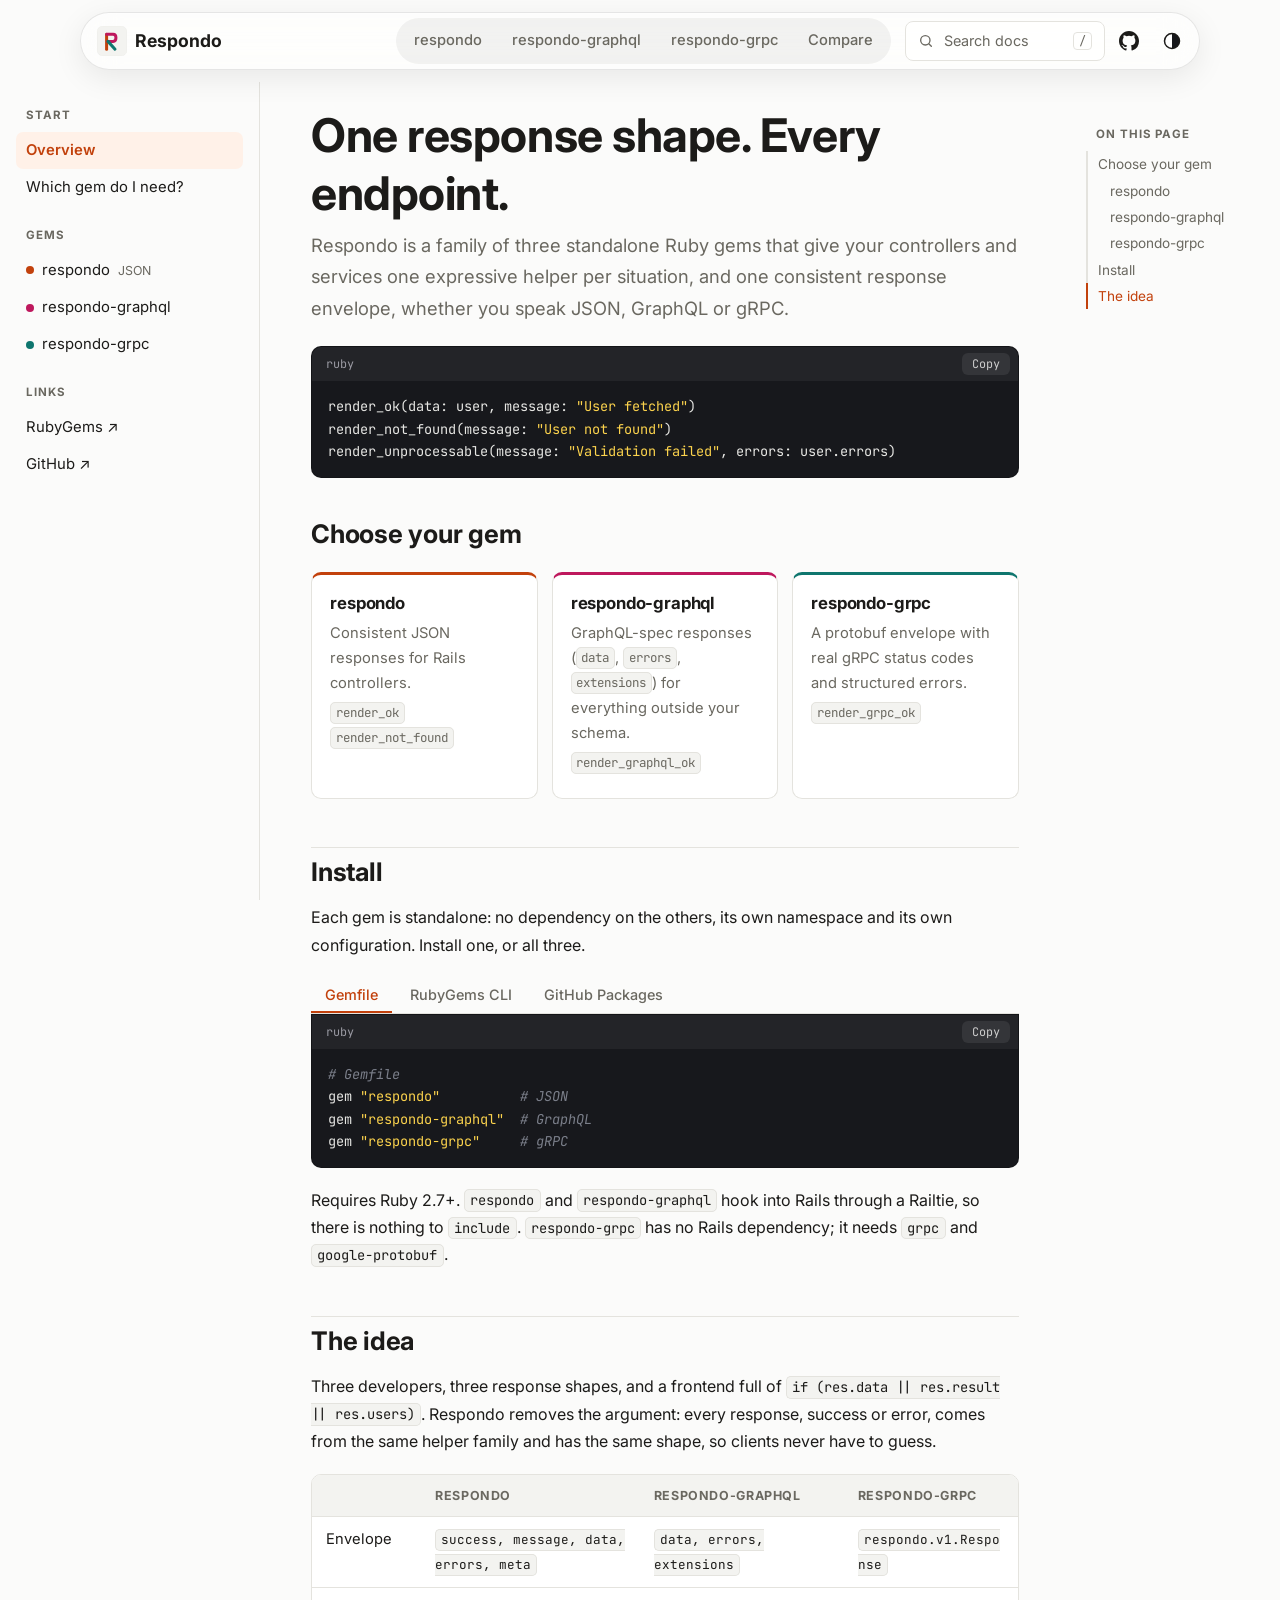
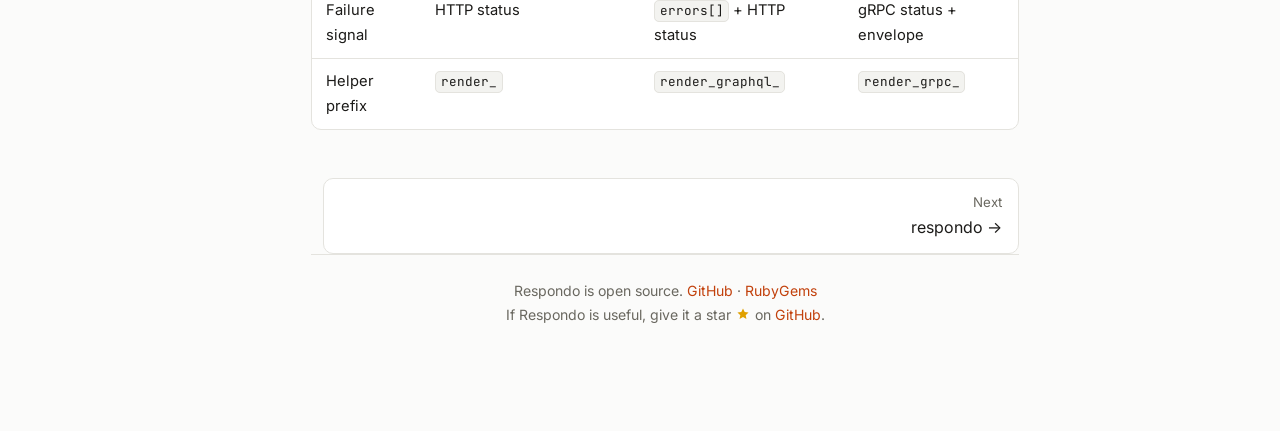
<file: index.html>
<!doctype html>
<html lang="en">
<head>
<meta charset="utf-8">
<meta name="viewport" content="width=device-width,initial-scale=1">
<title>Respondo Docs: consistent API responses for Rails and Ruby</title>
<meta name="description" content="Documentation for respondo (JSON), respondo-graphql and respondo-grpc: one response envelope, one helper per situation.">
<link rel="icon" type="image/svg+xml" href="favicon.svg">
<link rel="preconnect" href="https://fonts.googleapis.com"><link rel="preconnect" href="https://fonts.gstatic.com" crossorigin>
<link href="https://fonts.googleapis.com/css2?family=Inter:wght@400;500;600;700&family=JetBrains+Mono:wght@400;500&display=swap" rel="stylesheet">
<link rel="preload" href="shell.js" as="script">
<link rel="stylesheet" href="styles.css">
<style>html.shell-pending body>article{opacity:0}</style>
<noscript><style>html.shell-pending body>article{opacity:1}</style></noscript>
<script>document.documentElement.classList.add("shell-pending");setTimeout(function(){document.documentElement.classList.remove("shell-pending")},3000)</script>
<script>try{var t=localStorage.getItem("respondo-theme");if(t){document.documentElement.dataset.theme=t;document.documentElement.style.colorScheme=t}}catch(e){}</script>
</head>
<body data-page="home" data-repo="">
<article class="page active">
  <h1>One response shape. Every endpoint.</h1>
  <p class="lede">Respondo is a family of three standalone Ruby gems that give your controllers and services one expressive helper per situation, and one consistent response envelope, whether you speak JSON, GraphQL or gRPC.</p>

  <div class="code"><pre data-lang="ruby">render_ok(data: user, message: "User fetched")
render_not_found(message: "User not found")
render_unprocessable(message: "Validation failed", errors: user.errors)</pre></div>

  <h2 id="gems">Choose your gem</h2>
  <div class="cards">
    <a class="card" href="respondo.html" style="--c:var(--json)"><h3>respondo</h3><p>Consistent JSON responses for Rails controllers.</p><p><code>render_ok</code> <code>render_not_found</code></p></a>
    <a class="card" href="respondo-graphql.html" style="--c:var(--gql)"><h3>respondo-graphql</h3><p>GraphQL-spec responses (<code>data</code>, <code>errors</code>, <code>extensions</code>) for everything outside your schema.</p><p><code>render_graphql_ok</code></p></a>
    <a class="card" href="respondo-grpc.html" style="--c:var(--grpc)"><h3>respondo-grpc</h3><p>A protobuf envelope with real gRPC status codes and structured errors.</p><p><code>render_grpc_ok</code></p></a>
  </div>

  <h2 id="install">Install</h2>
  <p>Each gem is standalone: no dependency on the others, its own namespace and its own configuration. Install one, or all three.</p>
  <div class="tabs" data-tabs>
    <div class="tab-list" role="tablist"><button role="tab">Gemfile</button><button role="tab">RubyGems CLI</button><button role="tab">GitHub Packages</button></div>
    <div class="tab-panel"><div class="code"><pre data-lang="ruby"># Gemfile
gem "respondo"          # JSON
gem "respondo-graphql"  # GraphQL
gem "respondo-grpc"     # gRPC</pre></div></div>
    <div class="tab-panel" hidden><div class="code"><pre data-lang="bash">gem install respondo
gem install respondo-graphql
gem install respondo-grpc</pre></div></div>
    <div class="tab-panel" hidden>
      <div class="code"><pre data-lang="ruby"># Gemfile
source "https://rubygems.pkg.github.com/spatelpatidar" do
  gem "respondo"
end</pre></div>
      <div class="code"><pre data-lang="bash"># one-time auth: a personal access token with read:packages
bundle config set --global rubygems.pkg.github.com YOUR_GITHUB_USERNAME:YOUR_TOKEN</pre></div>
    </div>
  </div>
  <p>Requires Ruby 2.7+. <code>respondo</code> and <code>respondo-graphql</code> hook into Rails through a Railtie, so there is nothing to <code>include</code>. <code>respondo-grpc</code> has no Rails dependency; it needs <code>grpc</code> and <code>google-protobuf</code>.</p>

  <h2 id="idea">The idea</h2>
  <p>Three developers, three response shapes, and a frontend full of <code>if (res.data || res.result || res.users)</code>. Respondo removes the argument: every response, success or error, comes from the same helper family and has the same shape, so clients never have to guess.</p>
  <div class="tbl"><table>
    <tr><th></th><th>respondo</th><th>respondo-graphql</th><th>respondo-grpc</th></tr>
    <tr><td>Envelope</td><td><code>success, message, data, errors, meta</code></td><td><code>data, errors, extensions</code></td><td><code>respondo.v1.Response</code></td></tr>
    <tr><td>Failure signal</td><td>HTTP status</td><td><code>errors[]</code> + HTTP status</td><td>gRPC status + envelope</td></tr>
    <tr><td>Helper prefix</td><td><code>render_</code></td><td><code>render_graphql_</code></td><td><code>render_grpc_</code></td></tr>
  </table></div>
  <div class="pager"><span></span><a href="respondo.html"><small>Next</small>respondo →</a></div>
</article>
<script src="shell.js"></script>
</body>
</html>
</file>
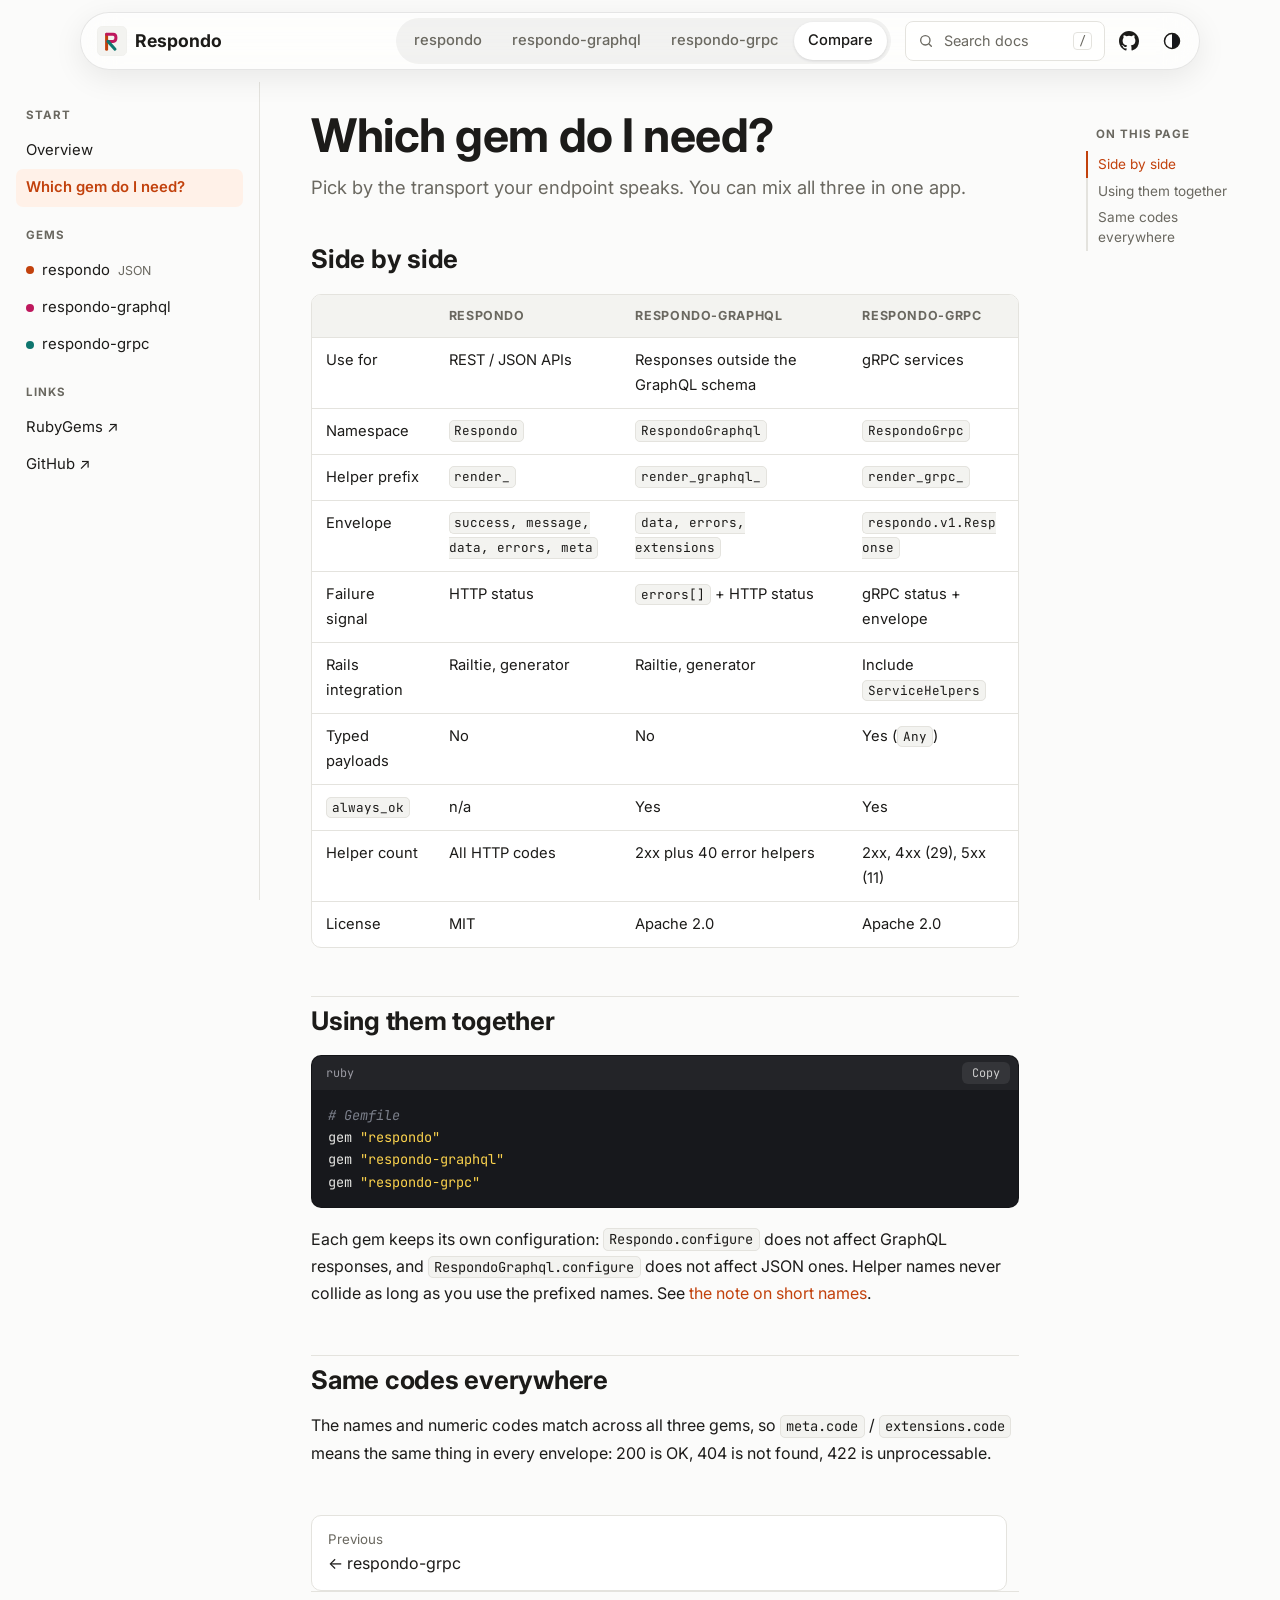
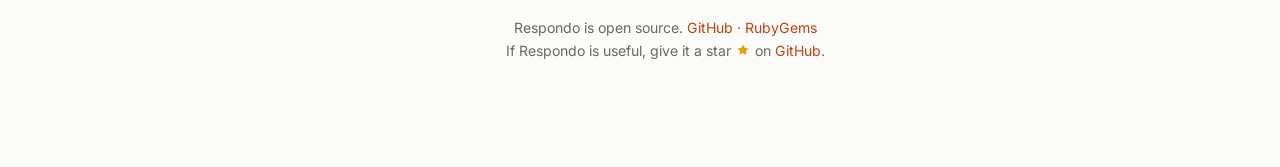
<file: compare.html>
<!doctype html>
<html lang="en">
<head>
<meta charset="utf-8">
<meta name="viewport" content="width=device-width,initial-scale=1">
<title>Which gem do I need? · Respondo Docs</title>
<meta name="description" content="Compare respondo, respondo-graphql and respondo-grpc.">
<link rel="icon" type="image/svg+xml" href="favicon.svg">
<link rel="preconnect" href="https://fonts.googleapis.com"><link rel="preconnect" href="https://fonts.gstatic.com" crossorigin>
<link href="https://fonts.googleapis.com/css2?family=Inter:wght@400;500;600;700&family=JetBrains+Mono:wght@400;500&display=swap" rel="stylesheet">
<link rel="preload" href="shell.js" as="script">
<link rel="stylesheet" href="styles.css">
<style>html.shell-pending body>article{opacity:0}</style>
<noscript><style>html.shell-pending body>article{opacity:1}</style></noscript>
<script>document.documentElement.classList.add("shell-pending");setTimeout(function(){document.documentElement.classList.remove("shell-pending")},3000)</script>
<script>try{var t=localStorage.getItem("respondo-theme");if(t){document.documentElement.dataset.theme=t;document.documentElement.style.colorScheme=t}}catch(e){}</script>
</head>
<body data-page="compare" data-repo="">
<article class="page active">
  <h1>Which gem do I need?</h1>
  <p class="lede">Pick by the transport your endpoint speaks. You can mix all three in one app.</p>
  <h2 id="table">Side by side</h2>
  <div class="tbl"><table>
    <tr><th></th><th>respondo</th><th>respondo-graphql</th><th>respondo-grpc</th></tr>
    <tr><td>Use for</td><td>REST / JSON APIs</td><td>Responses outside the GraphQL schema</td><td>gRPC services</td></tr>
    <tr><td>Namespace</td><td><code>Respondo</code></td><td><code>RespondoGraphql</code></td><td><code>RespondoGrpc</code></td></tr>
    <tr><td>Helper prefix</td><td><code>render_</code></td><td><code>render_graphql_</code></td><td><code>render_grpc_</code></td></tr>
    <tr><td>Envelope</td><td><code>success, message, data, errors, meta</code></td><td><code>data, errors, extensions</code></td><td><code>respondo.v1.Response</code></td></tr>
    <tr><td>Failure signal</td><td>HTTP status</td><td><code>errors[]</code> + HTTP status</td><td>gRPC status + envelope</td></tr>
    <tr><td>Rails integration</td><td>Railtie, generator</td><td>Railtie, generator</td><td>Include <code>ServiceHelpers</code></td></tr>
    <tr><td>Typed payloads</td><td>No</td><td>No</td><td>Yes (<code>Any</code>)</td></tr>
    <tr><td><code>always_ok</code></td><td>n/a</td><td>Yes</td><td>Yes</td></tr>
    <tr><td>Helper count</td><td>All HTTP codes</td><td>2xx plus 40 error helpers</td><td>2xx, 4xx (29), 5xx (11)</td></tr>
    <tr><td>License</td><td>MIT</td><td>Apache 2.0</td><td>Apache 2.0</td></tr>
  </table></div>
  <h2 id="together">Using them together</h2>
  <div class="code"><pre data-lang="ruby"># Gemfile
gem "respondo"
gem "respondo-graphql"
gem "respondo-grpc"</pre></div>
  <p>Each gem keeps its own configuration: <code>Respondo.configure</code> does not affect GraphQL responses, and <code>RespondoGraphql.configure</code> does not affect JSON ones. Helper names never collide as long as you use the prefixed names. See <a href="respondo-graphql.html#both">the note on short names</a>.</p>
  <h2 id="codes">Same codes everywhere</h2>
  <p>The names and numeric codes match across all three gems, so <code>meta.code</code> / <code>extensions.code</code> means the same thing in every envelope: 200 is OK, 404 is not found, 422 is unprocessable.</p>
  <div class="pager"><a href="respondo-grpc.html"><small>Previous</small>← respondo-grpc</a><span></span></div>
</article>
<script src="shell.js"></script>
</body>
</html>
</file>
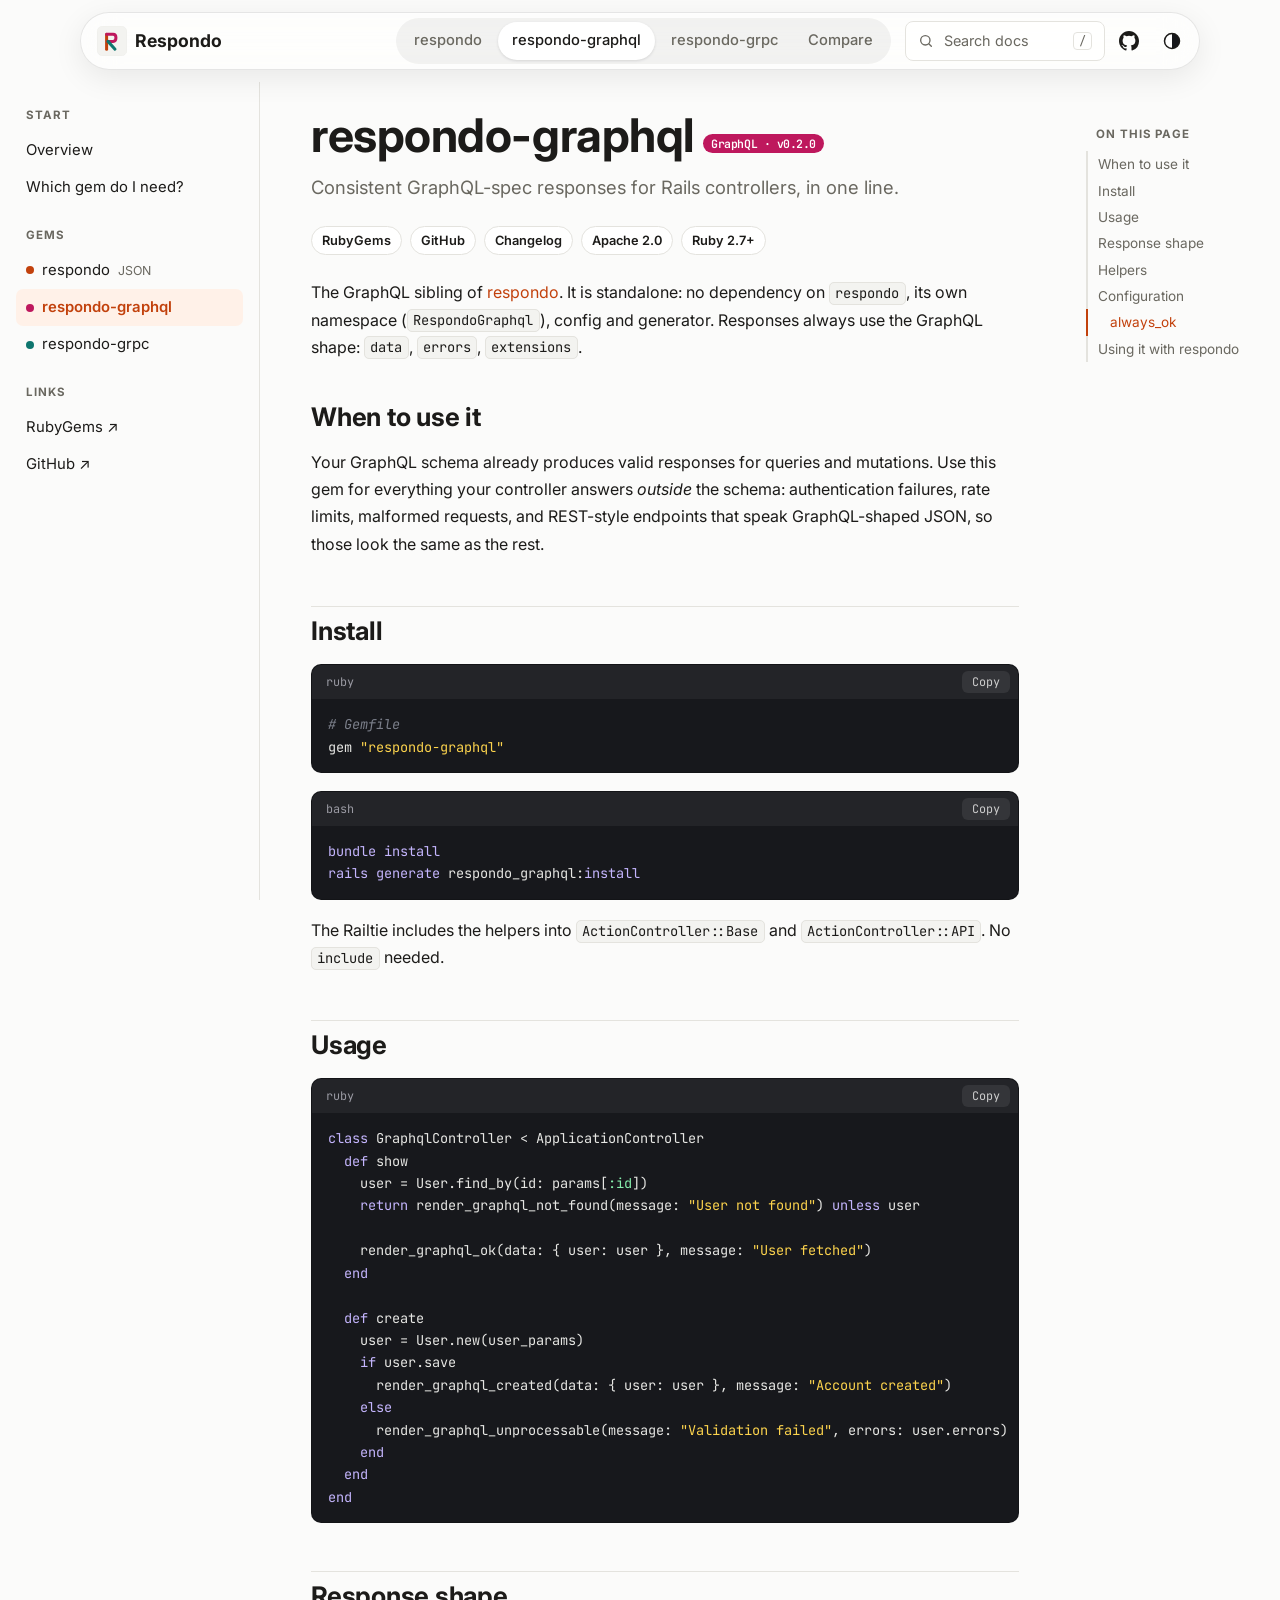
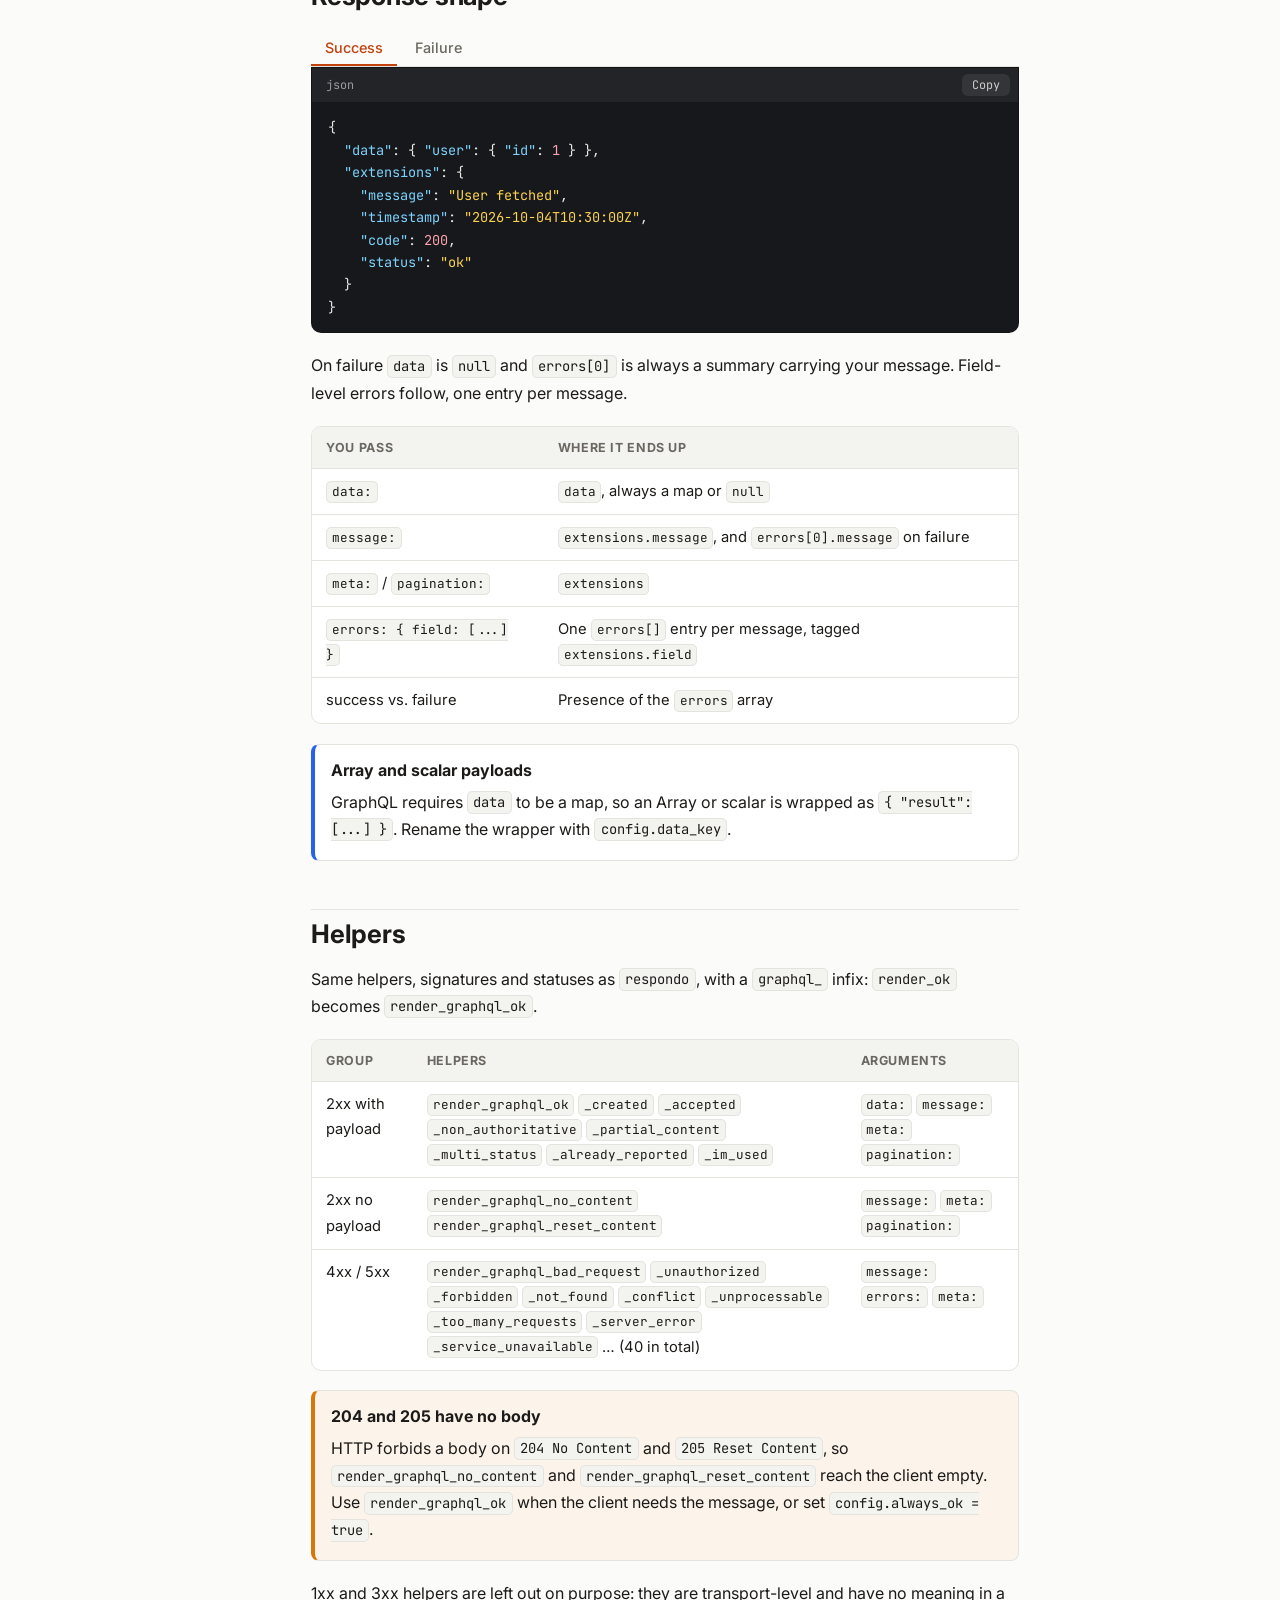
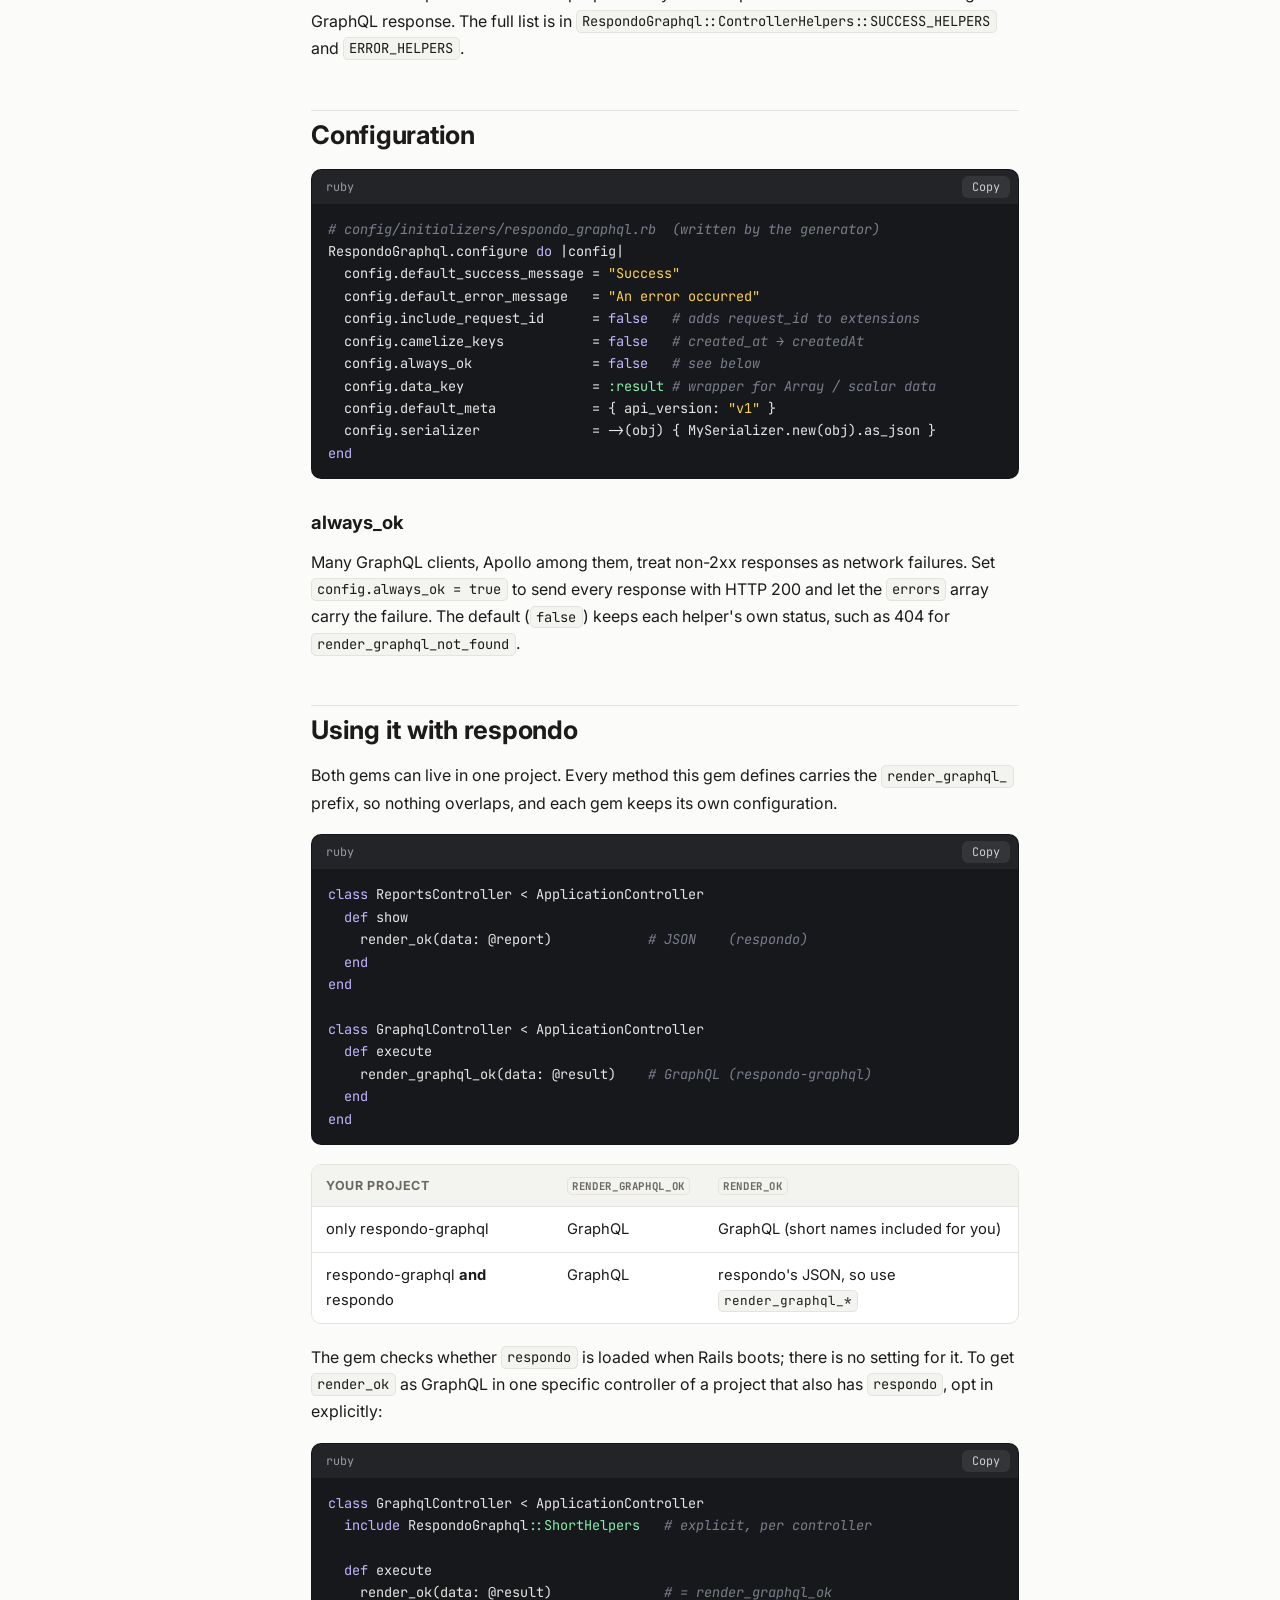
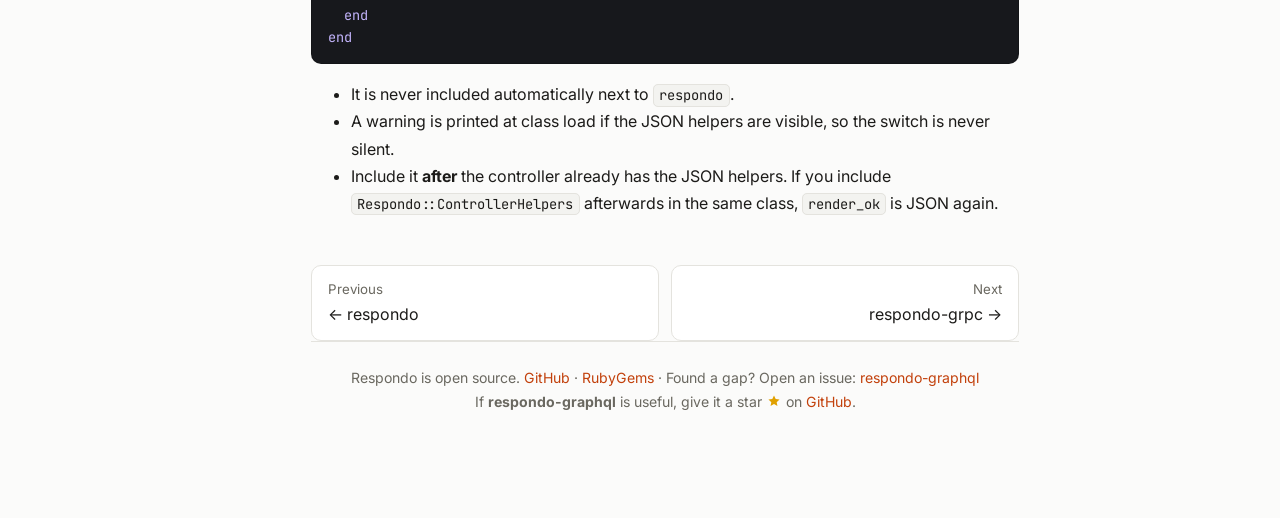
<file: respondo-graphql.html>
<!doctype html>
<html lang="en">
<head>
<meta charset="utf-8">
<meta name="viewport" content="width=device-width,initial-scale=1">
<title>respondo-graphql · Respondo Docs</title>
<meta name="description" content="Install, configure and use respondo-graphql: GraphQL-spec responses for Rails controllers.">
<link rel="icon" type="image/svg+xml" href="favicon.svg">
<link rel="preconnect" href="https://fonts.googleapis.com"><link rel="preconnect" href="https://fonts.gstatic.com" crossorigin>
<link href="https://fonts.googleapis.com/css2?family=Inter:wght@400;500;600;700&family=JetBrains+Mono:wght@400;500&display=swap" rel="stylesheet">
<link rel="preload" href="shell.js" as="script">
<link rel="stylesheet" href="styles.css">
<style>html.shell-pending body>article{opacity:0}</style>
<noscript><style>html.shell-pending body>article{opacity:1}</style></noscript>
<script>document.documentElement.classList.add("shell-pending");setTimeout(function(){document.documentElement.classList.remove("shell-pending")},3000)</script>
<script>try{var t=localStorage.getItem("respondo-theme");if(t){document.documentElement.dataset.theme=t;document.documentElement.style.colorScheme=t}}catch(e){}</script>
</head>
<body data-page="graphql" data-repo="respondo-graphql">
<article class="page active">
  <h1>respondo-graphql <span class="pill" style="background:var(--gql)">GraphQL · v0.2.0</span></h1>
  <p class="lede">Consistent GraphQL-spec responses for Rails controllers, in one line.</p>
  <div class="badges">
    <a class="badge" href="https://rubygems.org/gems/respondo-graphql" target="_blank" rel="noopener">RubyGems</a>
    <a class="badge" href="https://github.com/spatelpatidar/respondo-graphql" target="_blank" rel="noopener">GitHub</a>
    <a class="badge" href="https://github.com/spatelpatidar/respondo-graphql/blob/main/CHANGELOG.md" target="_blank" rel="noopener">Changelog</a>
    <span class="badge">Apache 2.0</span><span class="badge">Ruby 2.7+</span>
  </div>
  <p>The GraphQL sibling of <a href="respondo.html">respondo</a>. It is standalone: no dependency on <code>respondo</code>, its own namespace (<code>RespondoGraphql</code>), config and generator. Responses always use the GraphQL shape: <code>data</code>, <code>errors</code>, <code>extensions</code>.</p>

  <h2 id="when">When to use it</h2>
  <p>Your GraphQL schema already produces valid responses for queries and mutations. Use this gem for everything your controller answers <em>outside</em> the schema: authentication failures, rate limits, malformed requests, and REST-style endpoints that speak GraphQL-shaped JSON, so those look the same as the rest.</p>

  <h2 id="install">Install</h2>
  <div class="code"><pre data-lang="ruby"># Gemfile
gem "respondo-graphql"</pre></div>
  <div class="code"><pre data-lang="bash">bundle install
rails generate respondo_graphql:install</pre></div>
  <p>The Railtie includes the helpers into <code>ActionController::Base</code> and <code>ActionController::API</code>. No <code>include</code> needed.</p>

  <h2 id="usage">Usage</h2>
  <div class="code"><pre data-lang="ruby">class GraphqlController &lt; ApplicationController
  def show
    user = User.find_by(id: params[:id])
    return render_graphql_not_found(message: "User not found") unless user

    render_graphql_ok(data: { user: user }, message: "User fetched")
  end

  def create
    user = User.new(user_params)
    if user.save
      render_graphql_created(data: { user: user }, message: "Account created")
    else
      render_graphql_unprocessable(message: "Validation failed", errors: user.errors)
    end
  end
end</pre></div>

  <h2 id="shape">Response shape</h2>
  <div class="tabs" data-tabs>
    <div class="tab-list" role="tablist"><button role="tab">Success</button><button role="tab">Failure</button></div>
    <div class="tab-panel"><div class="code"><pre data-lang="json">{
  "data": { "user": { "id": 1 } },
  "extensions": {
    "message": "User fetched",
    "timestamp": "2026-10-04T10:30:00Z",
    "code": 200,
    "status": "ok"
  }
}</pre></div></div>
    <div class="tab-panel" hidden><div class="code"><pre data-lang="json">{
  "errors": [
    { "message": "Validation failed",
      "extensions": { "code": "UNPROCESSABLE_CONTENT", "http": { "status": 422 } } },
    { "message": "email is invalid",
      "extensions": { "code": "UNPROCESSABLE_CONTENT", "http": { "status": 422 }, "field": "email" } }
  ],
  "data": null,
  "extensions": { "message": "Validation failed", "timestamp": "2026-10-04T10:30:00Z", "code": 422, "status": "unprocessable_content" }
}</pre></div></div>
  </div>
  <p>On failure <code>data</code> is <code>null</code> and <code>errors[0]</code> is always a summary carrying your message. Field-level errors follow, one entry per message.</p>
  <div class="tbl"><table>
    <tr><th>You pass</th><th>Where it ends up</th></tr>
    <tr><td><code>data:</code></td><td><code>data</code>, always a map or <code>null</code></td></tr>
    <tr><td><code>message:</code></td><td><code>extensions.message</code>, and <code>errors[0].message</code> on failure</td></tr>
    <tr><td><code>meta:</code> / <code>pagination:</code></td><td><code>extensions</code></td></tr>
    <tr><td><code>errors: { field: [...] }</code></td><td>One <code>errors[]</code> entry per message, tagged <code>extensions.field</code></td></tr>
    <tr><td>success vs. failure</td><td>Presence of the <code>errors</code> array</td></tr>
  </table></div>
  <div class="callout note"><strong>Array and scalar payloads</strong><p>GraphQL requires <code>data</code> to be a map, so an Array or scalar is wrapped as <code>{ "result": [...] }</code>. Rename the wrapper with <code>config.data_key</code>.</p></div>

  <h2 id="helpers">Helpers</h2>
  <p>Same helpers, signatures and statuses as <code>respondo</code>, with a <code>graphql_</code> infix: <code>render_ok</code> becomes <code>render_graphql_ok</code>.</p>
  <div class="tbl"><table>
    <tr><th>Group</th><th>Helpers</th><th>Arguments</th></tr>
    <tr><td>2xx with payload</td><td><code>render_graphql_ok</code> <code>_created</code> <code>_accepted</code> <code>_non_authoritative</code> <code>_partial_content</code> <code>_multi_status</code> <code>_already_reported</code> <code>_im_used</code></td><td><code>data:</code> <code>message:</code> <code>meta:</code> <code>pagination:</code></td></tr>
    <tr><td>2xx no payload</td><td><code>render_graphql_no_content</code> <code>render_graphql_reset_content</code></td><td><code>message:</code> <code>meta:</code> <code>pagination:</code></td></tr>
    <tr><td>4xx / 5xx</td><td><code>render_graphql_bad_request</code> <code>_unauthorized</code> <code>_forbidden</code> <code>_not_found</code> <code>_conflict</code> <code>_unprocessable</code> <code>_too_many_requests</code> <code>_server_error</code> <code>_service_unavailable</code> … (40 in total)</td><td><code>message:</code> <code>errors:</code> <code>meta:</code></td></tr>
  </table></div>
  <div class="callout warn"><strong>204 and 205 have no body</strong><p>HTTP forbids a body on <code>204 No Content</code> and <code>205 Reset Content</code>, so <code>render_graphql_no_content</code> and <code>render_graphql_reset_content</code> reach the client empty. Use <code>render_graphql_ok</code> when the client needs the message, or set <code>config.always_ok = true</code>.</p></div>
  <p>1xx and 3xx helpers are left out on purpose: they are transport-level and have no meaning in a GraphQL response. The full list is in <code>RespondoGraphql::ControllerHelpers::SUCCESS_HELPERS</code> and <code>ERROR_HELPERS</code>.</p>

  <h2 id="configuration">Configuration</h2>
  <div class="code"><pre data-lang="ruby"># config/initializers/respondo_graphql.rb  (written by the generator)
RespondoGraphql.configure do |config|
  config.default_success_message = "Success"
  config.default_error_message   = "An error occurred"
  config.include_request_id      = false   # adds request_id to extensions
  config.camelize_keys           = false   # created_at → createdAt
  config.always_ok               = false   # see below
  config.data_key                = :result # wrapper for Array / scalar data
  config.default_meta            = { api_version: "v1" }
  config.serializer              = ->(obj) { MySerializer.new(obj).as_json }
end</pre></div>
  <h3 id="always-ok">always_ok</h3>
  <p>Many GraphQL clients, Apollo among them, treat non-2xx responses as network failures. Set <code>config.always_ok = true</code> to send every response with HTTP 200 and let the <code>errors</code> array carry the failure. The default (<code>false</code>) keeps each helper's own status, such as 404 for <code>render_graphql_not_found</code>.</p>

  <h2 id="both">Using it with respondo</h2>
  <p>Both gems can live in one project. Every method this gem defines carries the <code>render_graphql_</code> prefix, so nothing overlaps, and each gem keeps its own configuration.</p>
  <div class="code"><pre data-lang="ruby">class ReportsController &lt; ApplicationController
  def show
    render_ok(data: @report)            # JSON    (respondo)
  end
end

class GraphqlController &lt; ApplicationController
  def execute
    render_graphql_ok(data: @result)    # GraphQL (respondo-graphql)
  end
end</pre></div>
  <div class="tbl"><table>
    <tr><th>Your project</th><th><code>render_graphql_ok</code></th><th><code>render_ok</code></th></tr>
    <tr><td>only respondo-graphql</td><td>GraphQL</td><td>GraphQL (short names included for you)</td></tr>
    <tr><td>respondo-graphql <strong>and</strong> respondo</td><td>GraphQL</td><td>respondo's JSON, so use <code>render_graphql_*</code></td></tr>
  </table></div>
  <p>The gem checks whether <code>respondo</code> is loaded when Rails boots; there is no setting for it. To get <code>render_ok</code> as GraphQL in one specific controller of a project that also has <code>respondo</code>, opt in explicitly:</p>
  <div class="code"><pre data-lang="ruby">class GraphqlController &lt; ApplicationController
  include RespondoGraphql::ShortHelpers   # explicit, per controller

  def execute
    render_ok(data: @result)              # = render_graphql_ok
  end
end</pre></div>
  <ul>
    <li>It is never included automatically next to <code>respondo</code>.</li>
    <li>A warning is printed at class load if the JSON helpers are visible, so the switch is never silent.</li>
    <li>Include it <strong>after</strong> the controller already has the JSON helpers. If you include <code>Respondo::ControllerHelpers</code> afterwards in the same class, <code>render_ok</code> is JSON again.</li>
  </ul>

  <div class="pager"><a href="respondo.html"><small>Previous</small>← respondo</a><a href="respondo-grpc.html"><small>Next</small>respondo-grpc →</a></div>
</article>
<script src="shell.js"></script>
</body>
</html>
</file>
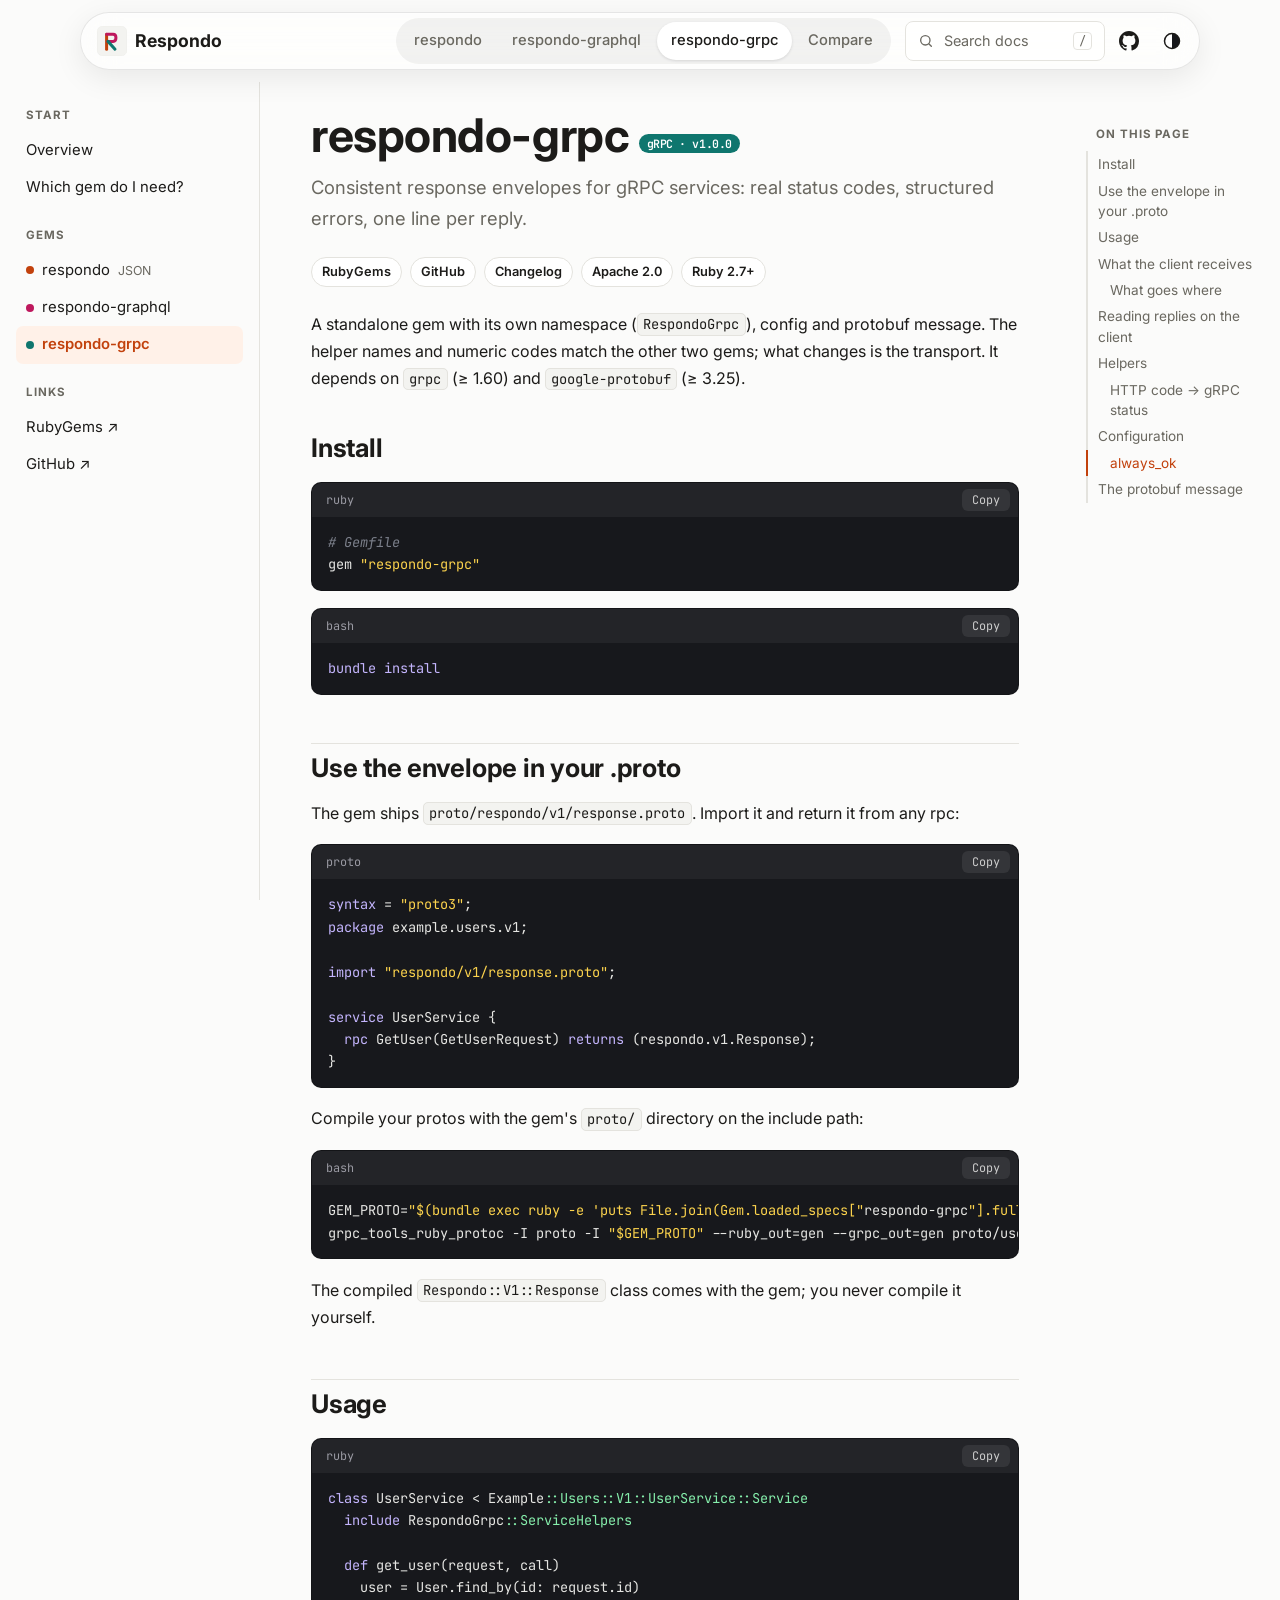
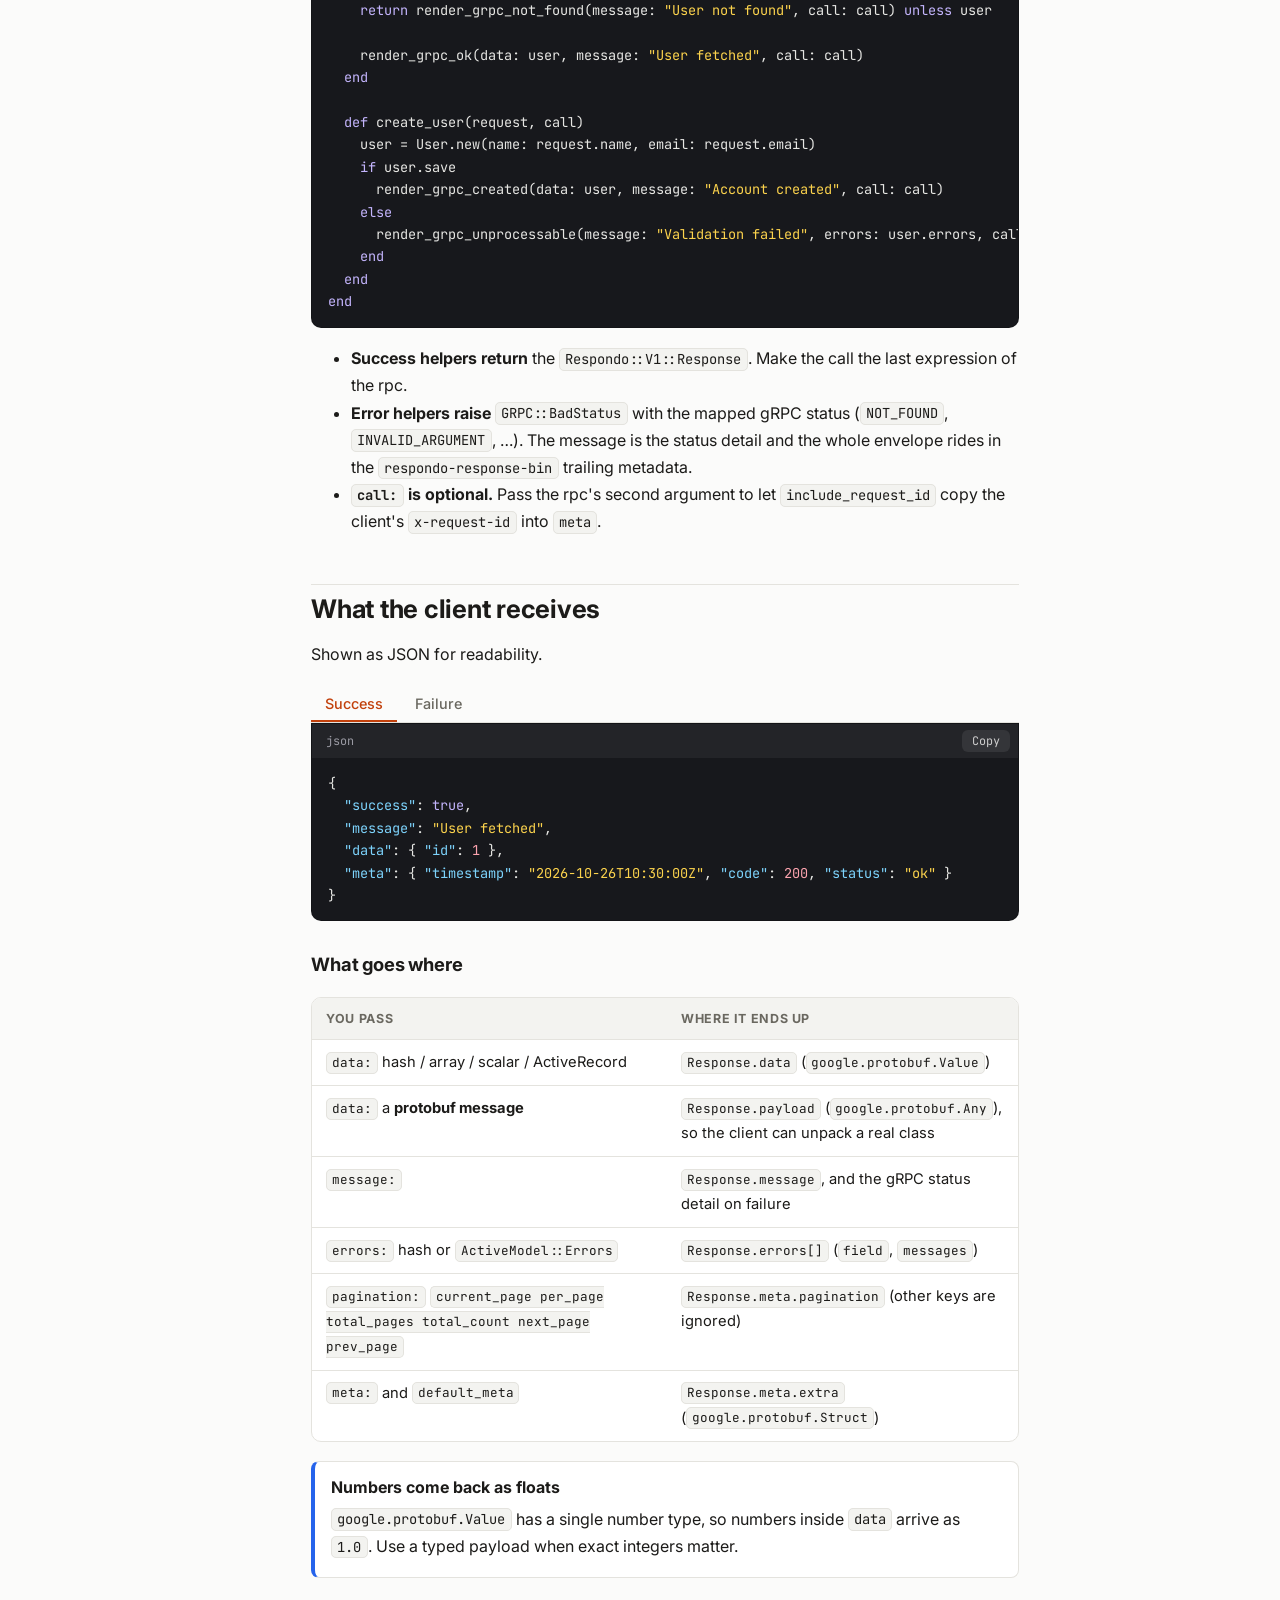
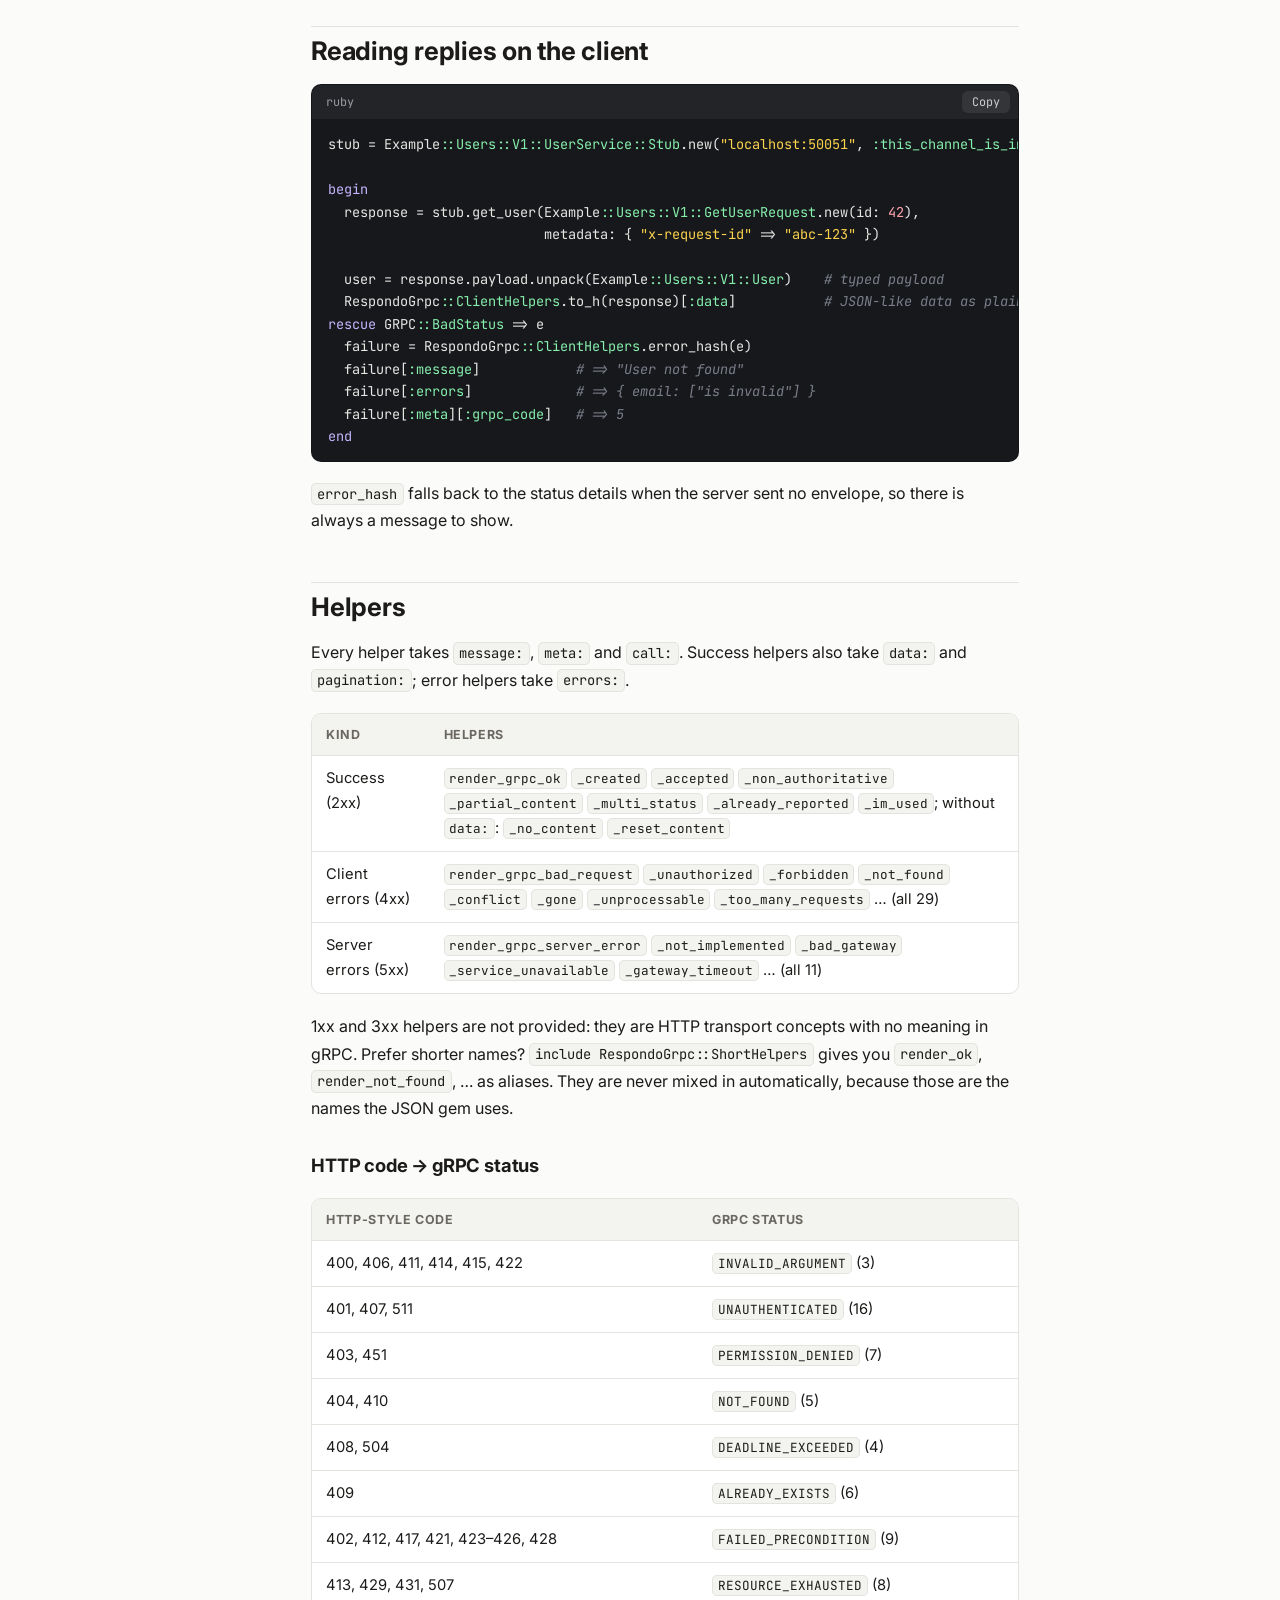
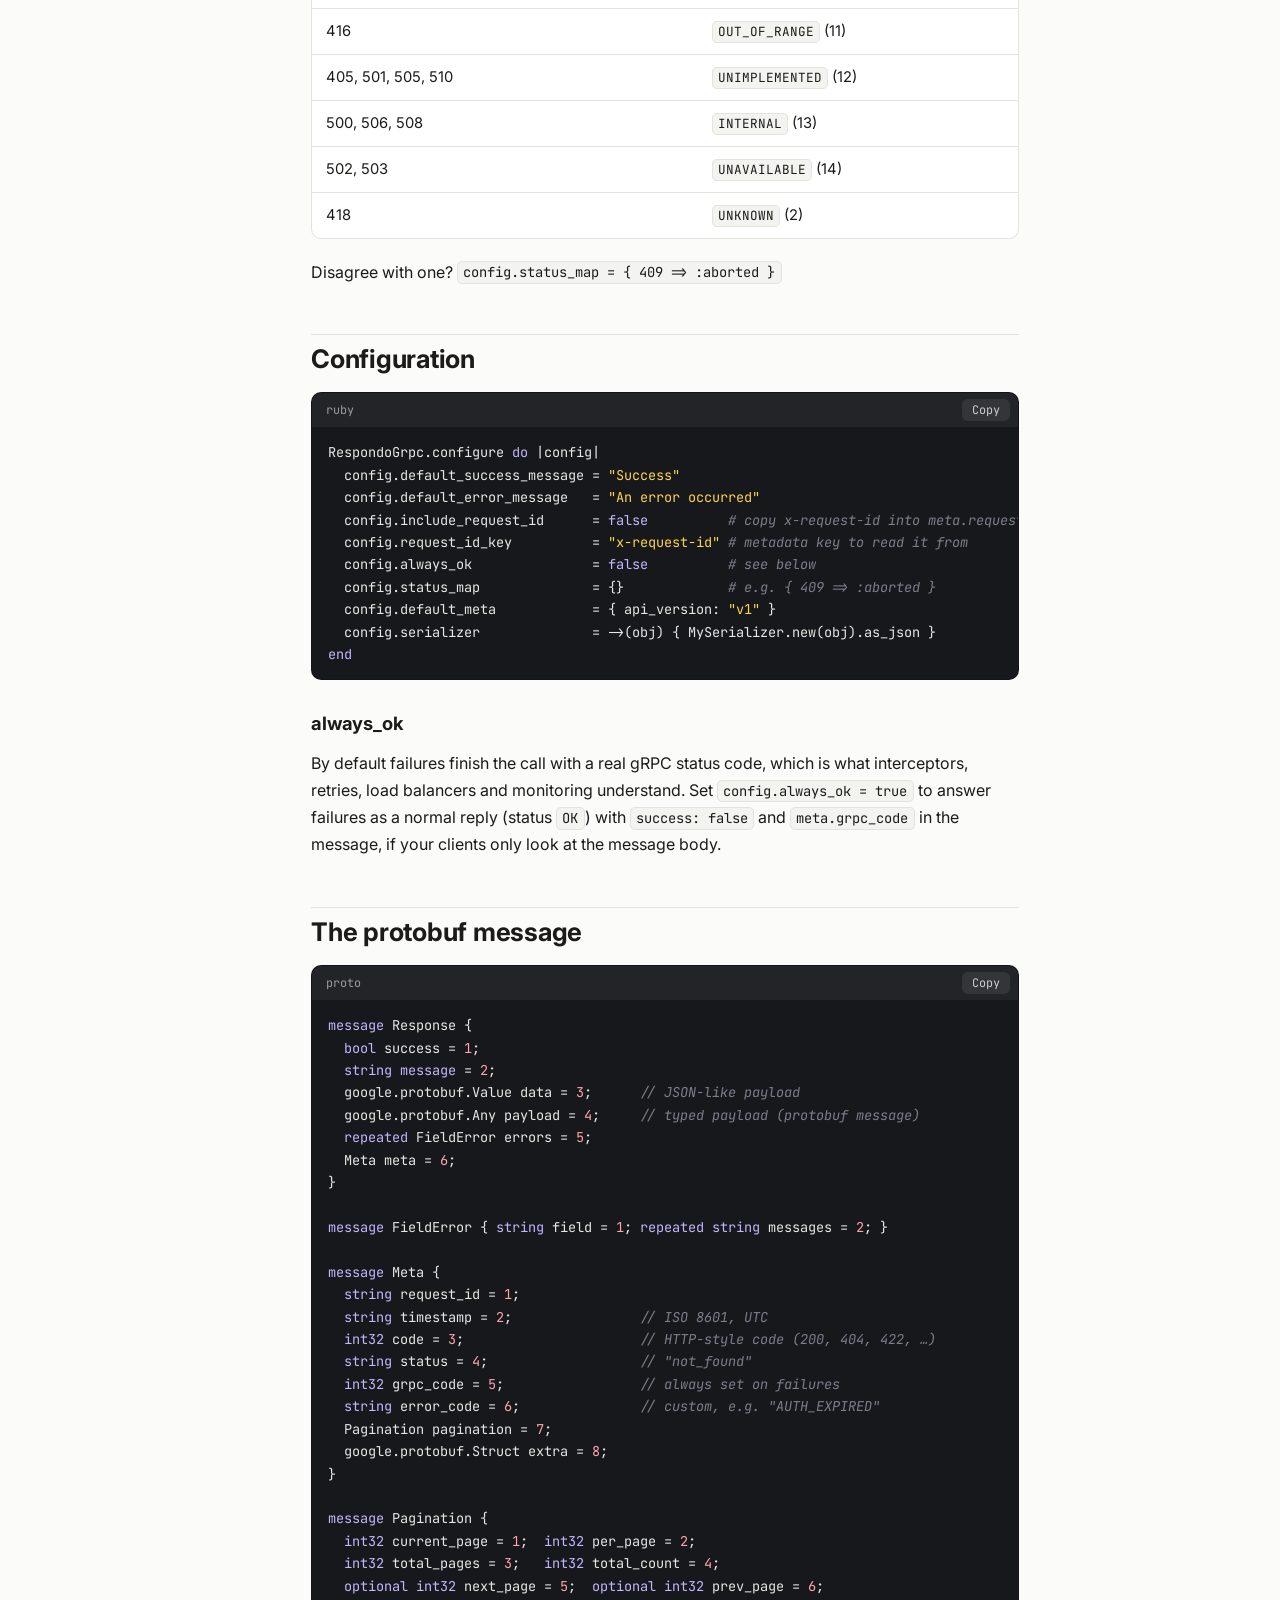
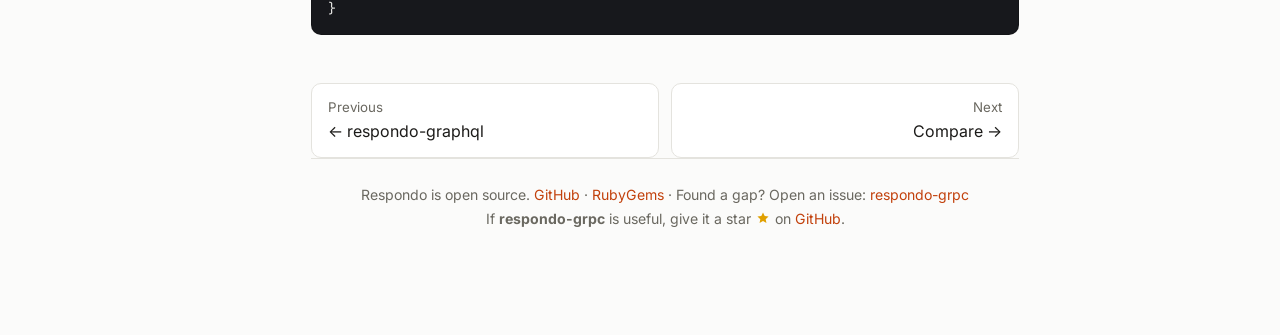
<file: respondo-grpc.html>
<!doctype html>
<html lang="en">
<head>
<meta charset="utf-8">
<meta name="viewport" content="width=device-width,initial-scale=1">
<title>respondo-grpc · Respondo Docs</title>
<meta name="description" content="Install, configure and use respondo-grpc: response envelopes and real status codes for gRPC services.">
<link rel="icon" type="image/svg+xml" href="favicon.svg">
<link rel="preconnect" href="https://fonts.googleapis.com"><link rel="preconnect" href="https://fonts.gstatic.com" crossorigin>
<link href="https://fonts.googleapis.com/css2?family=Inter:wght@400;500;600;700&family=JetBrains+Mono:wght@400;500&display=swap" rel="stylesheet">
<link rel="preload" href="shell.js" as="script">
<link rel="stylesheet" href="styles.css">
<style>html.shell-pending body>article{opacity:0}</style>
<noscript><style>html.shell-pending body>article{opacity:1}</style></noscript>
<script>document.documentElement.classList.add("shell-pending");setTimeout(function(){document.documentElement.classList.remove("shell-pending")},3000)</script>
<script>try{var t=localStorage.getItem("respondo-theme");if(t){document.documentElement.dataset.theme=t;document.documentElement.style.colorScheme=t}}catch(e){}</script>
</head>
<body data-page="grpc" data-repo="respondo-grpc">
<article class="page active">
  <h1>respondo-grpc <span class="pill" style="background:var(--grpc)">gRPC · v1.0.0</span></h1>
  <p class="lede">Consistent response envelopes for gRPC services: real status codes, structured errors, one line per reply.</p>
  <div class="badges">
    <a class="badge" href="https://rubygems.org/gems/respondo-grpc" target="_blank" rel="noopener">RubyGems</a>
    <a class="badge" href="https://github.com/spatelpatidar/respondo-grpc" target="_blank" rel="noopener">GitHub</a>
    <a class="badge" href="https://github.com/spatelpatidar/respondo-grpc/blob/main/CHANGELOG.md" target="_blank" rel="noopener">Changelog</a>
    <span class="badge">Apache 2.0</span><span class="badge">Ruby 2.7+</span>
  </div>
  <p>A standalone gem with its own namespace (<code>RespondoGrpc</code>), config and protobuf message. The helper names and numeric codes match the other two gems; what changes is the transport. It depends on <code>grpc</code> (≥ 1.60) and <code>google-protobuf</code> (≥ 3.25).</p>

  <h2 id="install">Install</h2>
  <div class="code"><pre data-lang="ruby"># Gemfile
gem "respondo-grpc"</pre></div>
  <div class="code"><pre data-lang="bash">bundle install</pre></div>

  <h2 id="proto">Use the envelope in your .proto</h2>
  <p>The gem ships <code>proto/respondo/v1/response.proto</code>. Import it and return it from any rpc:</p>
  <div class="code"><pre data-lang="proto">syntax = "proto3";
package example.users.v1;

import "respondo/v1/response.proto";

service UserService {
  rpc GetUser(GetUserRequest) returns (respondo.v1.Response);
}</pre></div>
  <p>Compile your protos with the gem's <code>proto/</code> directory on the include path:</p>
  <div class="code"><pre data-lang="bash">GEM_PROTO="$(bundle exec ruby -e 'puts File.join(Gem.loaded_specs["respondo-grpc"].full_gem_path, "proto")')"
grpc_tools_ruby_protoc -I proto -I "$GEM_PROTO" --ruby_out=gen --grpc_out=gen proto/users/v1/users.proto</pre></div>
  <p>The compiled <code>Respondo::V1::Response</code> class comes with the gem; you never compile it yourself.</p>

  <h2 id="usage">Usage</h2>
  <div class="code"><pre data-lang="ruby">class UserService &lt; Example::Users::V1::UserService::Service
  include RespondoGrpc::ServiceHelpers

  def get_user(request, call)
    user = User.find_by(id: request.id)
    return render_grpc_not_found(message: "User not found", call: call) unless user

    render_grpc_ok(data: user, message: "User fetched", call: call)
  end

  def create_user(request, call)
    user = User.new(name: request.name, email: request.email)
    if user.save
      render_grpc_created(data: user, message: "Account created", call: call)
    else
      render_grpc_unprocessable(message: "Validation failed", errors: user.errors, call: call)
    end
  end
end</pre></div>
  <ul>
    <li><strong>Success helpers return</strong> the <code>Respondo::V1::Response</code>. Make the call the last expression of the rpc.</li>
    <li><strong>Error helpers raise</strong> <code>GRPC::BadStatus</code> with the mapped gRPC status (<code>NOT_FOUND</code>, <code>INVALID_ARGUMENT</code>, …). The message is the status detail and the whole envelope rides in the <code>respondo-response-bin</code> trailing metadata.</li>
    <li><strong><code>call:</code> is optional.</strong> Pass the rpc's second argument to let <code>include_request_id</code> copy the client's <code>x-request-id</code> into <code>meta</code>.</li>
  </ul>

  <h2 id="shape">What the client receives</h2>
  <p>Shown as JSON for readability.</p>
  <div class="tabs" data-tabs>
    <div class="tab-list" role="tablist"><button role="tab">Success</button><button role="tab">Failure</button></div>
    <div class="tab-panel"><div class="code"><pre data-lang="json">{
  "success": true,
  "message": "User fetched",
  "data": { "id": 1 },
  "meta": { "timestamp": "2026-10-26T10:30:00Z", "code": 200, "status": "ok" }
}</pre></div></div>
    <div class="tab-panel" hidden><p>The call finishes with <code>INVALID_ARGUMENT</code> (3) and this envelope in its trailers:</p><div class="code"><pre data-lang="json">{
  "message": "Validation failed",
  "errors": [{ "field": "email", "messages": ["is invalid"] }],
  "meta": { "timestamp": "2026-10-26T10:30:00Z", "code": 422, "status": "unprocessable_content", "grpcCode": 3 }
}</pre></div></div>
  </div>
  <h3>What goes where</h3>
  <div class="tbl"><table>
    <tr><th>You pass</th><th>Where it ends up</th></tr>
    <tr><td><code>data:</code> hash / array / scalar / ActiveRecord</td><td><code>Response.data</code> (<code>google.protobuf.Value</code>)</td></tr>
    <tr><td><code>data:</code> a <strong>protobuf message</strong></td><td><code>Response.payload</code> (<code>google.protobuf.Any</code>), so the client can unpack a real class</td></tr>
    <tr><td><code>message:</code></td><td><code>Response.message</code>, and the gRPC status detail on failure</td></tr>
    <tr><td><code>errors:</code> hash or <code>ActiveModel::Errors</code></td><td><code>Response.errors[]</code> (<code>field</code>, <code>messages</code>)</td></tr>
    <tr><td><code>pagination:</code> <code>current_page per_page total_pages total_count next_page prev_page</code></td><td><code>Response.meta.pagination</code> (other keys are ignored)</td></tr>
    <tr><td><code>meta:</code> and <code>default_meta</code></td><td><code>Response.meta.extra</code> (<code>google.protobuf.Struct</code>)</td></tr>
  </table></div>
  <div class="callout note"><strong>Numbers come back as floats</strong><p><code>google.protobuf.Value</code> has a single number type, so numbers inside <code>data</code> arrive as <code>1.0</code>. Use a typed payload when exact integers matter.</p></div>

  <h2 id="client">Reading replies on the client</h2>
  <div class="code"><pre data-lang="ruby">stub = Example::Users::V1::UserService::Stub.new("localhost:50051", :this_channel_is_insecure)

begin
  response = stub.get_user(Example::Users::V1::GetUserRequest.new(id: 42),
                           metadata: { "x-request-id" => "abc-123" })

  user = response.payload.unpack(Example::Users::V1::User)    # typed payload
  RespondoGrpc::ClientHelpers.to_h(response)[:data]           # JSON-like data as plain Ruby
rescue GRPC::BadStatus => e
  failure = RespondoGrpc::ClientHelpers.error_hash(e)
  failure[:message]            # => "User not found"
  failure[:errors]             # => { email: ["is invalid"] }
  failure[:meta][:grpc_code]   # => 5
end</pre></div>
  <p><code>error_hash</code> falls back to the status details when the server sent no envelope, so there is always a message to show.</p>

  <h2 id="helpers">Helpers</h2>
  <p>Every helper takes <code>message:</code>, <code>meta:</code> and <code>call:</code>. Success helpers also take <code>data:</code> and <code>pagination:</code>; error helpers take <code>errors:</code>.</p>
  <div class="tbl"><table>
    <tr><th>Kind</th><th>Helpers</th></tr>
    <tr><td>Success (2xx)</td><td><code>render_grpc_ok</code> <code>_created</code> <code>_accepted</code> <code>_non_authoritative</code> <code>_partial_content</code> <code>_multi_status</code> <code>_already_reported</code> <code>_im_used</code>; without <code>data:</code>: <code>_no_content</code> <code>_reset_content</code></td></tr>
    <tr><td>Client errors (4xx)</td><td><code>render_grpc_bad_request</code> <code>_unauthorized</code> <code>_forbidden</code> <code>_not_found</code> <code>_conflict</code> <code>_gone</code> <code>_unprocessable</code> <code>_too_many_requests</code> … (all 29)</td></tr>
    <tr><td>Server errors (5xx)</td><td><code>render_grpc_server_error</code> <code>_not_implemented</code> <code>_bad_gateway</code> <code>_service_unavailable</code> <code>_gateway_timeout</code> … (all 11)</td></tr>
  </table></div>
  <p>1xx and 3xx helpers are not provided: they are HTTP transport concepts with no meaning in gRPC. Prefer shorter names? <code>include RespondoGrpc::ShortHelpers</code> gives you <code>render_ok</code>, <code>render_not_found</code>, … as aliases. They are never mixed in automatically, because those are the names the JSON gem uses.</p>

  <h3 id="status-map">HTTP code → gRPC status</h3>
  <div class="tbl"><table>
    <tr><th>HTTP-style code</th><th>gRPC status</th></tr>
    <tr><td>400, 406, 411, 414, 415, 422</td><td><code>INVALID_ARGUMENT</code> (3)</td></tr>
    <tr><td>401, 407, 511</td><td><code>UNAUTHENTICATED</code> (16)</td></tr>
    <tr><td>403, 451</td><td><code>PERMISSION_DENIED</code> (7)</td></tr>
    <tr><td>404, 410</td><td><code>NOT_FOUND</code> (5)</td></tr>
    <tr><td>408, 504</td><td><code>DEADLINE_EXCEEDED</code> (4)</td></tr>
    <tr><td>409</td><td><code>ALREADY_EXISTS</code> (6)</td></tr>
    <tr><td>402, 412, 417, 421, 423–426, 428</td><td><code>FAILED_PRECONDITION</code> (9)</td></tr>
    <tr><td>413, 429, 431, 507</td><td><code>RESOURCE_EXHAUSTED</code> (8)</td></tr>
    <tr><td>416</td><td><code>OUT_OF_RANGE</code> (11)</td></tr>
    <tr><td>405, 501, 505, 510</td><td><code>UNIMPLEMENTED</code> (12)</td></tr>
    <tr><td>500, 506, 508</td><td><code>INTERNAL</code> (13)</td></tr>
    <tr><td>502, 503</td><td><code>UNAVAILABLE</code> (14)</td></tr>
    <tr><td>418</td><td><code>UNKNOWN</code> (2)</td></tr>
  </table></div>
  <p>Disagree with one? <code>config.status_map = { 409 => :aborted }</code></p>

  <h2 id="configuration">Configuration</h2>
  <div class="code"><pre data-lang="ruby">RespondoGrpc.configure do |config|
  config.default_success_message = "Success"
  config.default_error_message   = "An error occurred"
  config.include_request_id      = false          # copy x-request-id into meta.request_id
  config.request_id_key          = "x-request-id" # metadata key to read it from
  config.always_ok               = false          # see below
  config.status_map              = {}             # e.g. { 409 => :aborted }
  config.default_meta            = { api_version: "v1" }
  config.serializer              = ->(obj) { MySerializer.new(obj).as_json }
end</pre></div>
  <h3 id="always-ok">always_ok</h3>
  <p>By default failures finish the call with a real gRPC status code, which is what interceptors, retries, load balancers and monitoring understand. Set <code>config.always_ok = true</code> to answer failures as a normal reply (status <code>OK</code>) with <code>success: false</code> and <code>meta.grpc_code</code> in the message, if your clients only look at the message body.</p>

  <h2 id="envelope">The protobuf message</h2>
  <div class="code"><pre data-lang="proto">message Response {
  bool success = 1;
  string message = 2;
  google.protobuf.Value data = 3;      // JSON-like payload
  google.protobuf.Any payload = 4;     // typed payload (protobuf message)
  repeated FieldError errors = 5;
  Meta meta = 6;
}

message FieldError { string field = 1; repeated string messages = 2; }

message Meta {
  string request_id = 1;
  string timestamp = 2;                // ISO 8601, UTC
  int32 code = 3;                      // HTTP-style code (200, 404, 422, …)
  string status = 4;                   // "not_found"
  int32 grpc_code = 5;                 // always set on failures
  string error_code = 6;               // custom, e.g. "AUTH_EXPIRED"
  Pagination pagination = 7;
  google.protobuf.Struct extra = 8;
}

message Pagination {
  int32 current_page = 1;  int32 per_page = 2;
  int32 total_pages = 3;   int32 total_count = 4;
  optional int32 next_page = 5;  optional int32 prev_page = 6;
}</pre></div>

  <div class="pager"><a href="respondo-graphql.html"><small>Previous</small>← respondo-graphql</a><a href="compare.html"><small>Next</small>Compare →</a></div>
</article>
<script src="shell.js"></script>
</body>
</html>
</file>
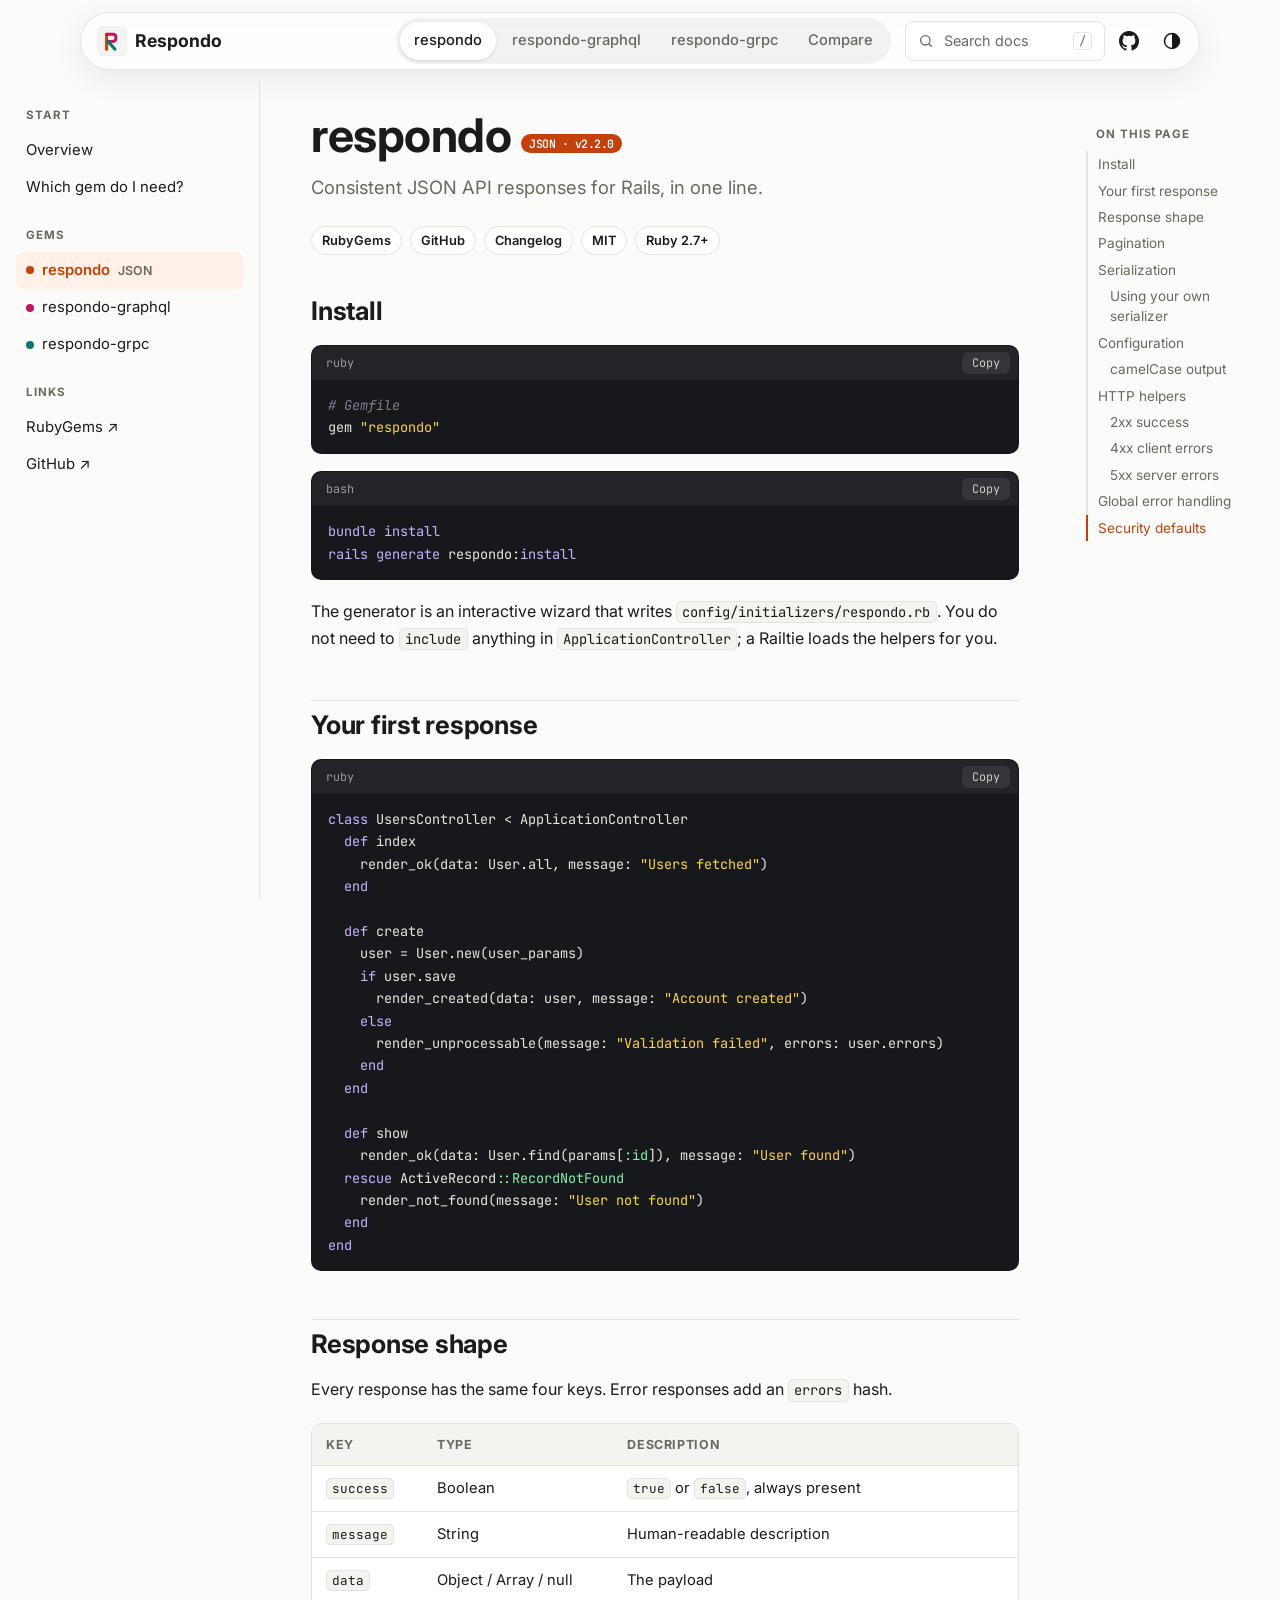
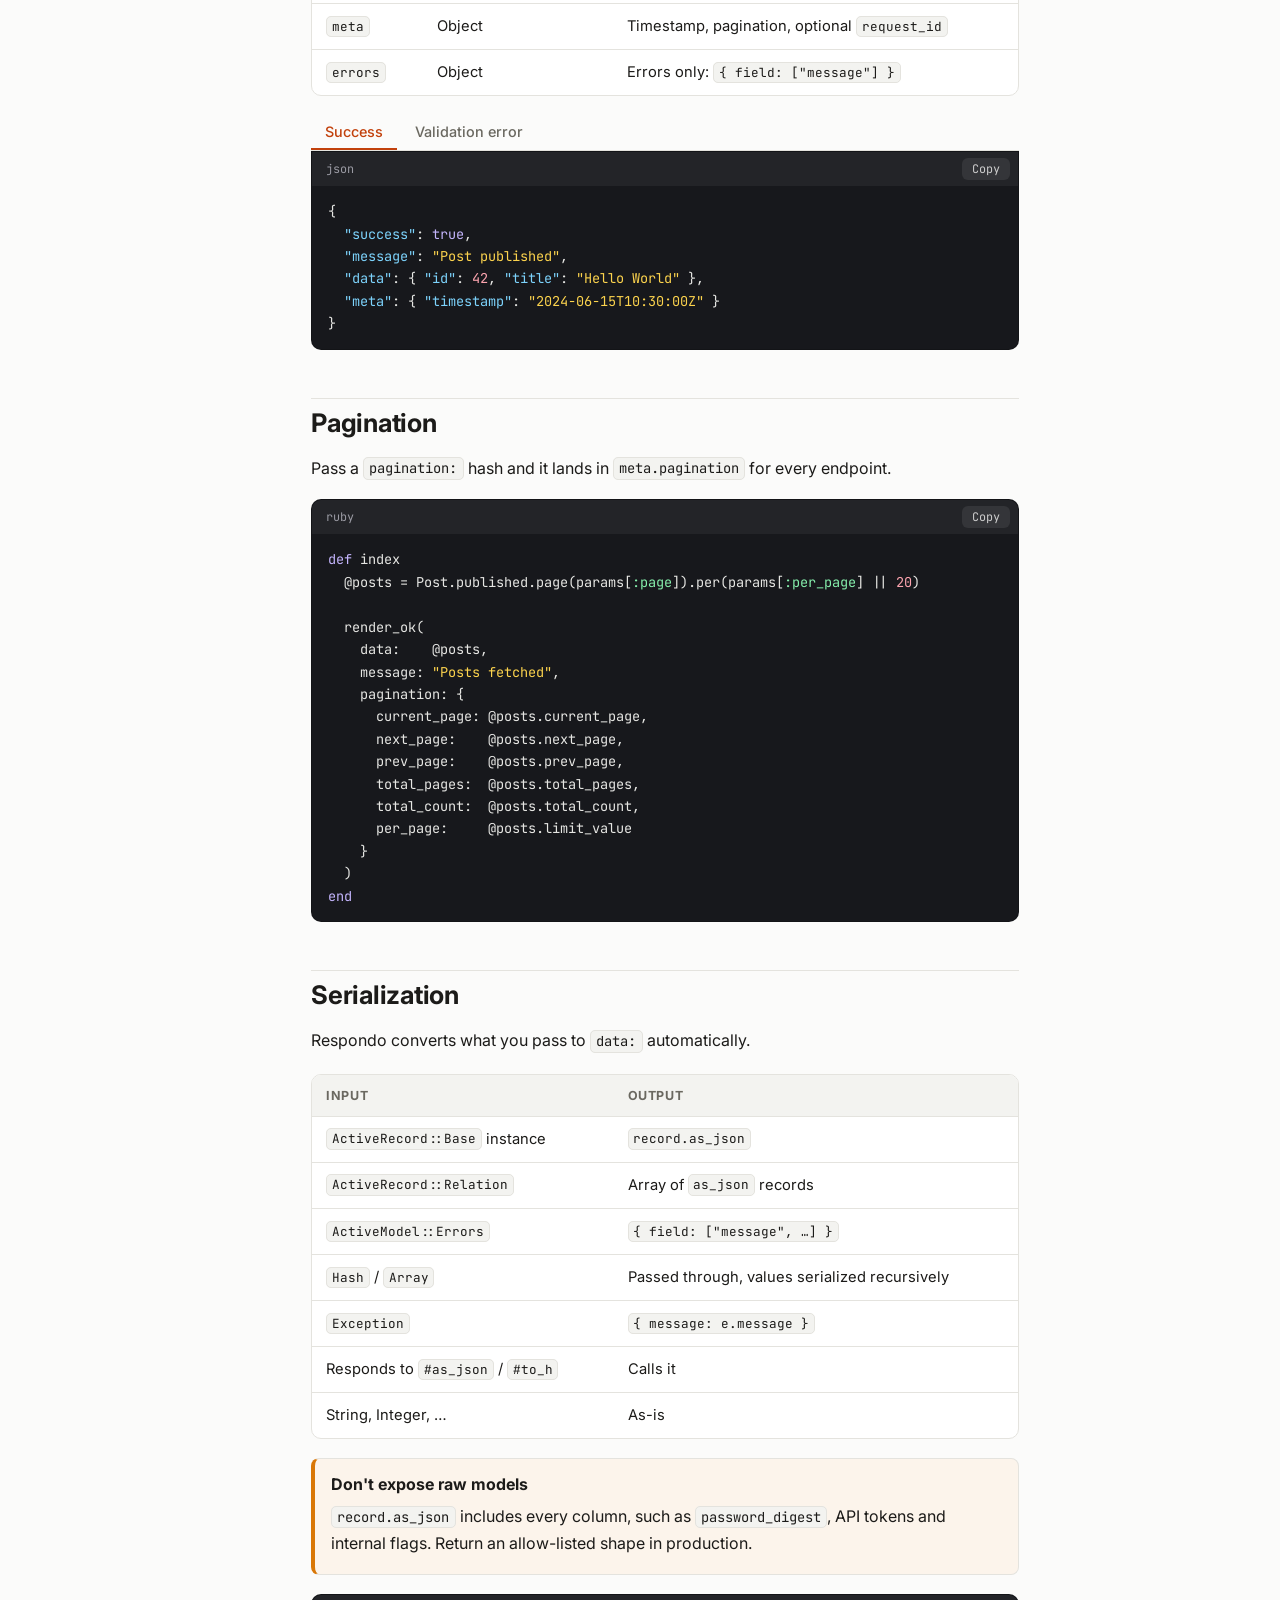
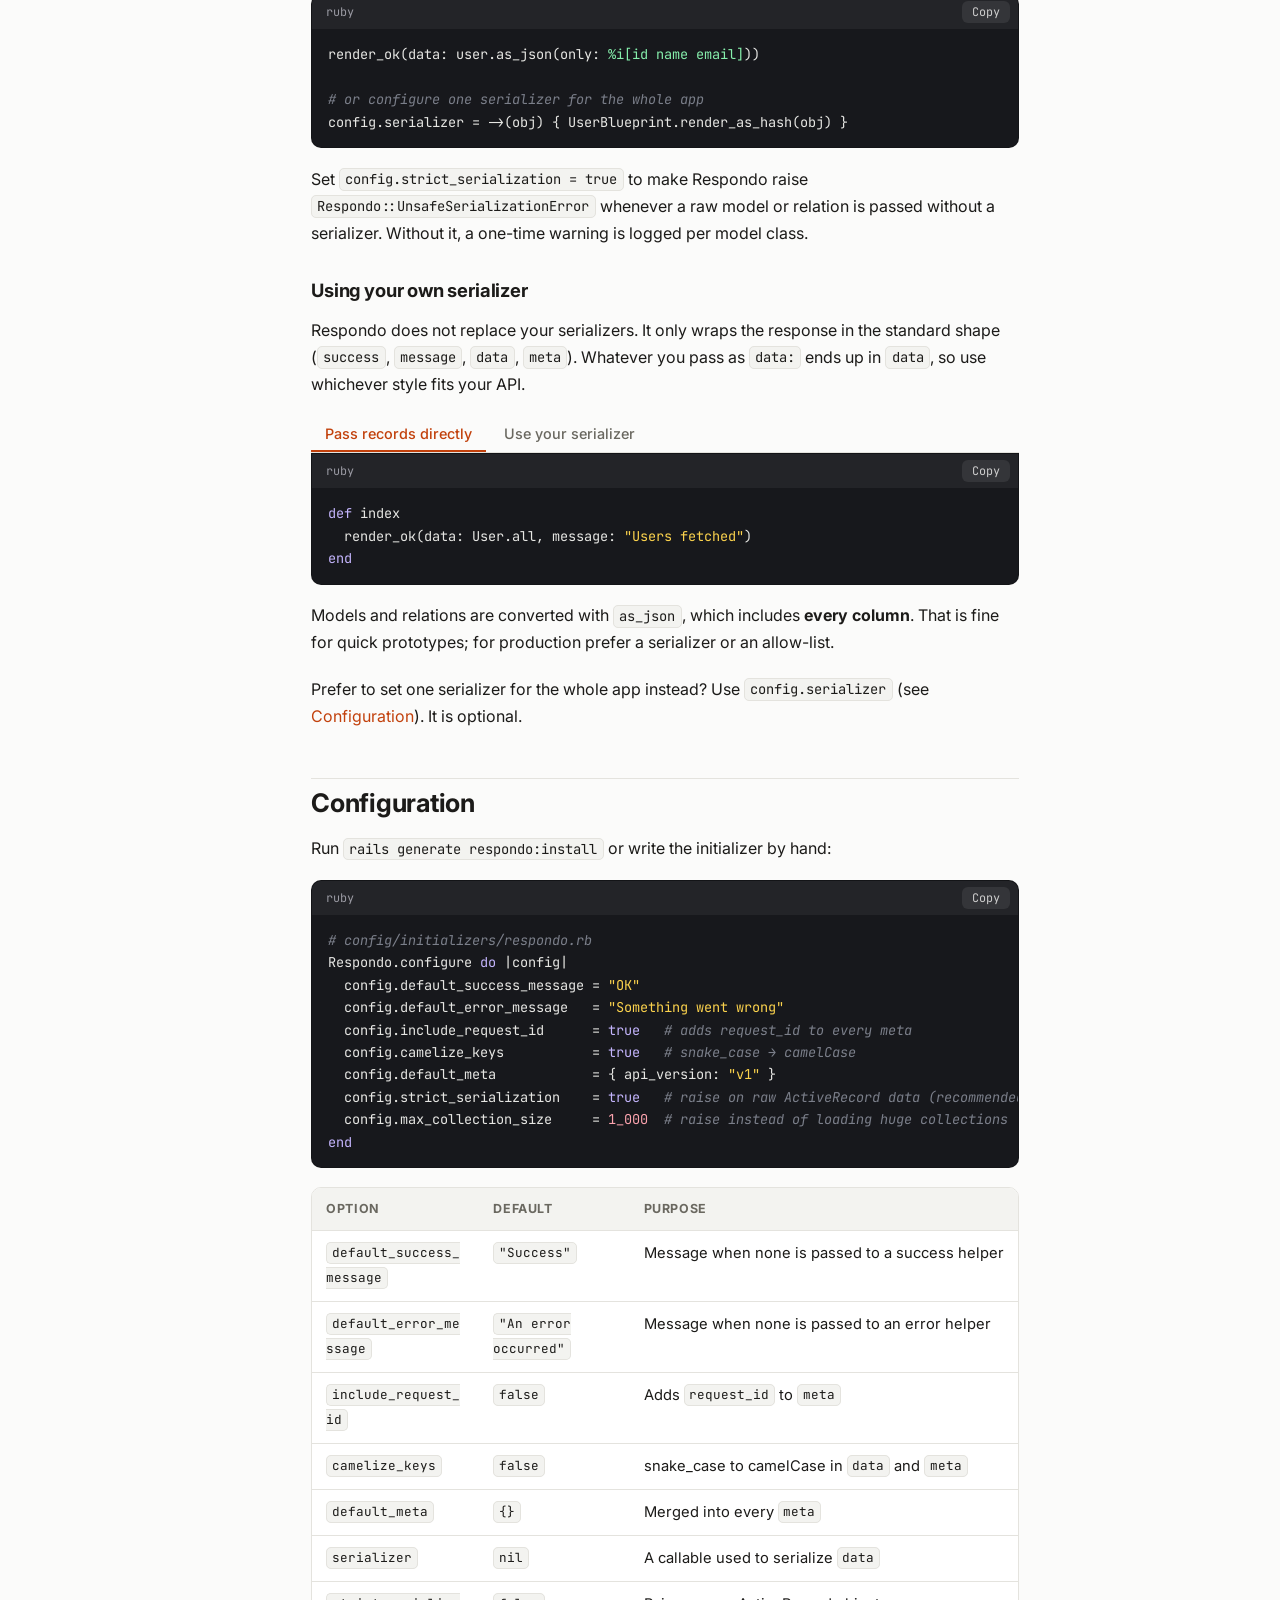
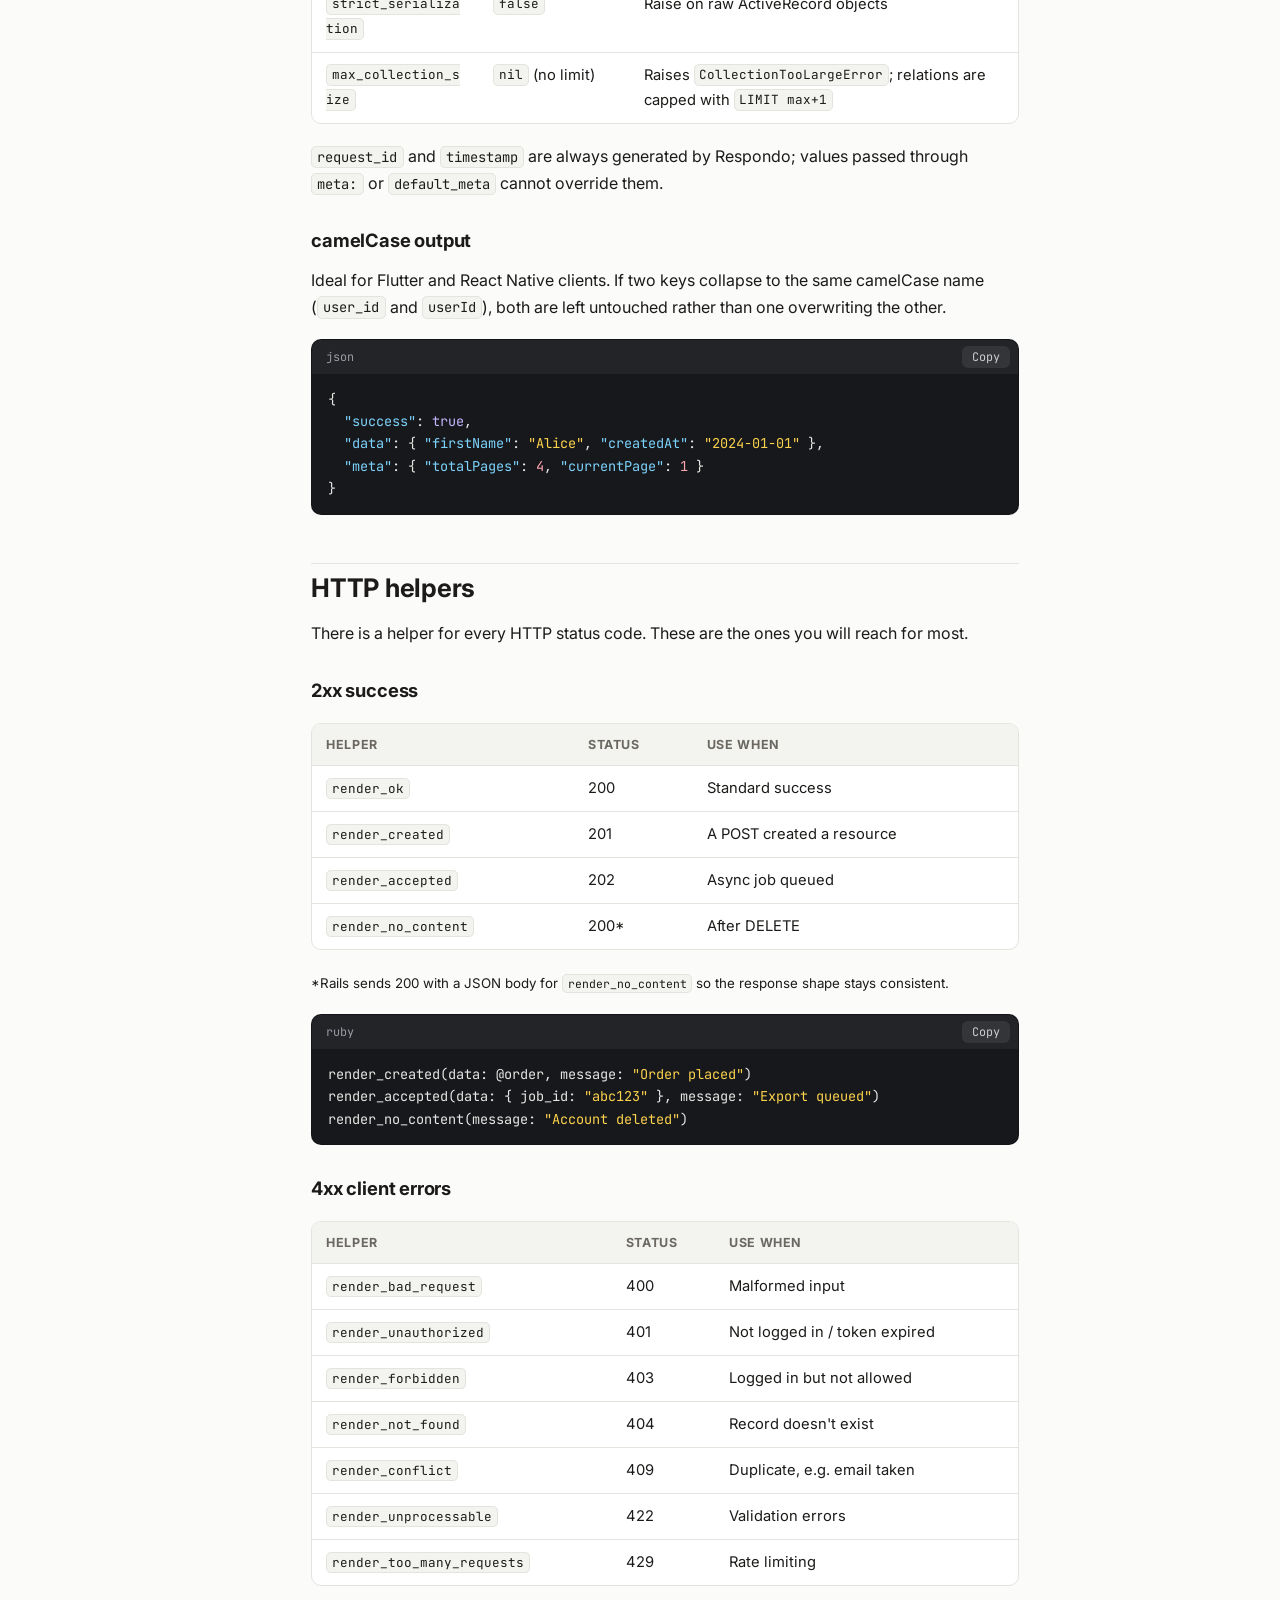
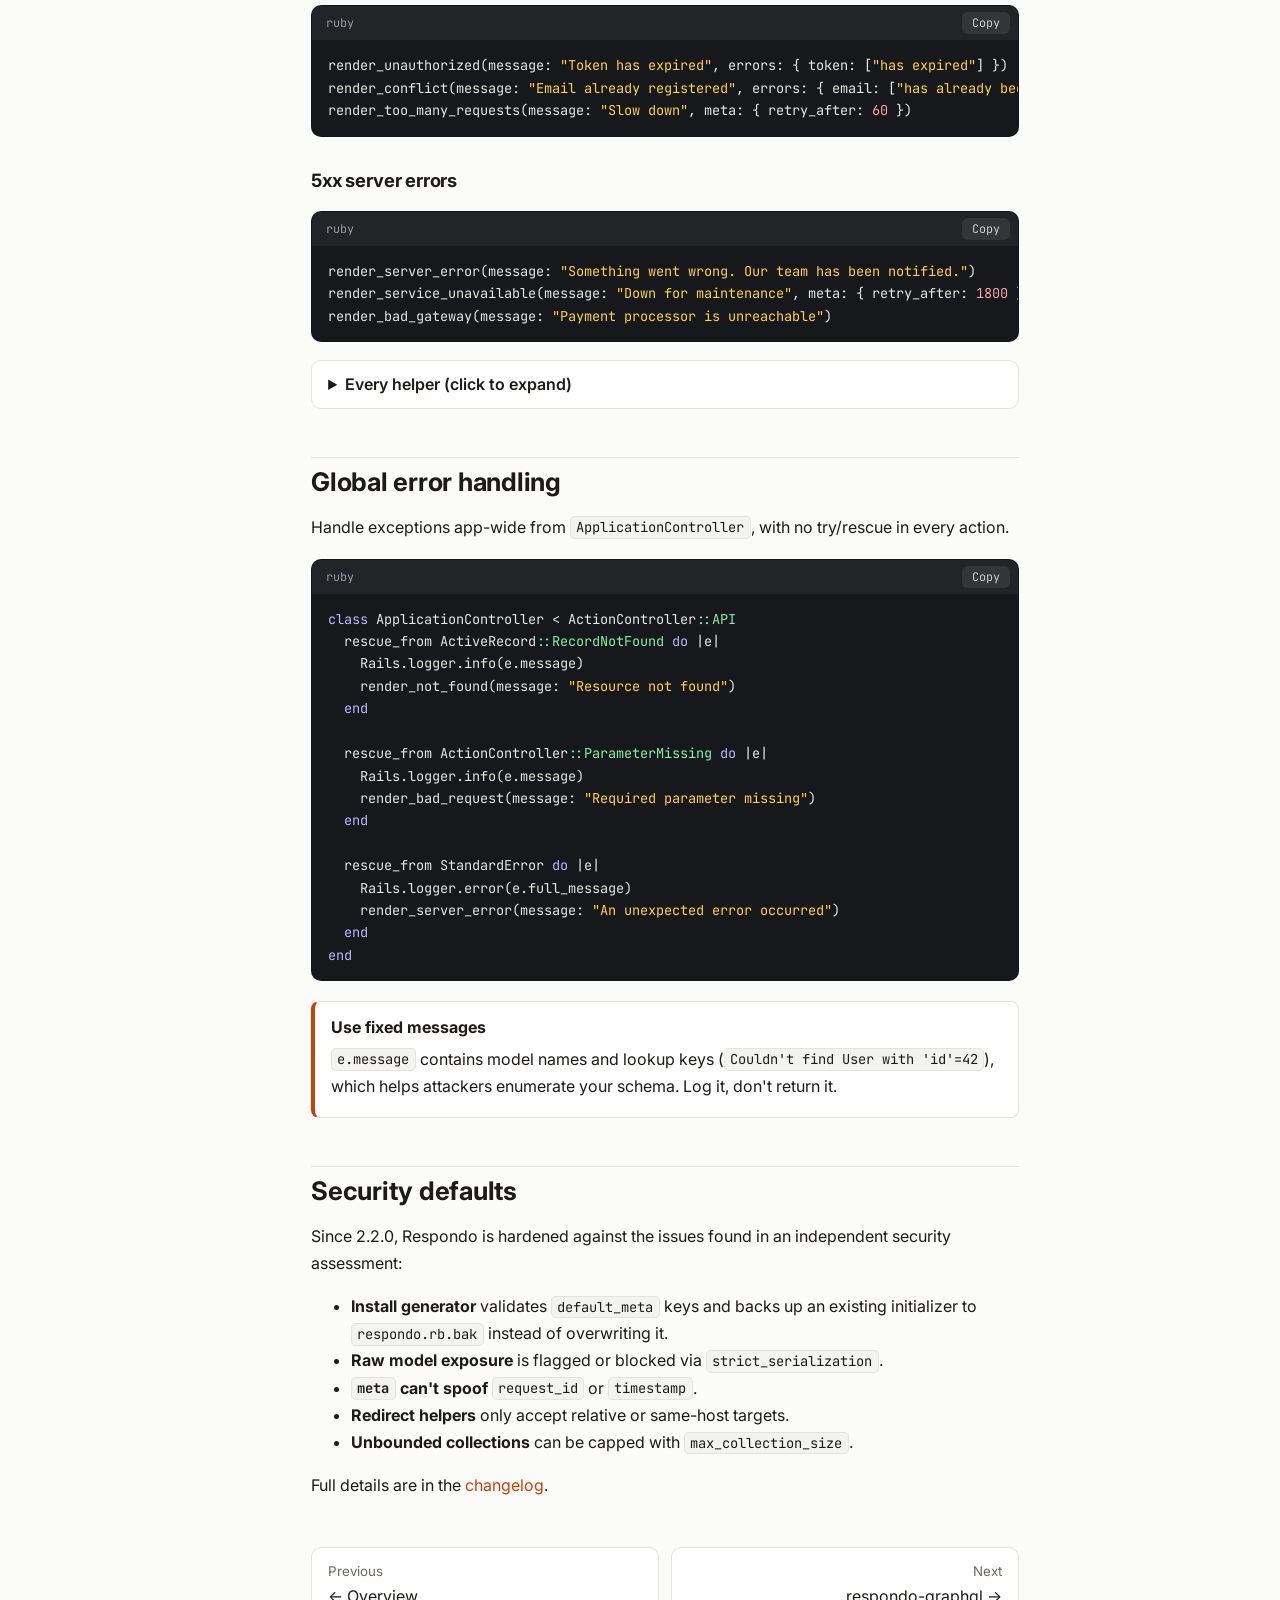
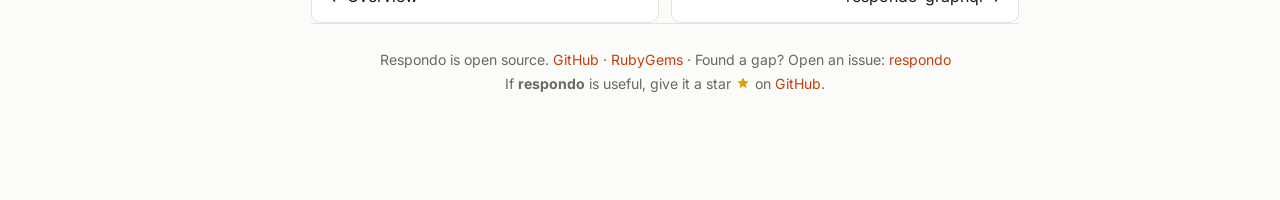
<file: respondo.html>
<!doctype html>
<html lang="en">
<head>
<meta charset="utf-8">
<meta name="viewport" content="width=device-width,initial-scale=1">
<title>respondo (JSON) · Respondo Docs</title>
<meta name="description" content="Install, configure and use respondo: consistent JSON API responses for Rails.">
<link rel="icon" type="image/svg+xml" href="favicon.svg">
<link rel="preconnect" href="https://fonts.googleapis.com"><link rel="preconnect" href="https://fonts.gstatic.com" crossorigin>
<link href="https://fonts.googleapis.com/css2?family=Inter:wght@400;500;600;700&family=JetBrains+Mono:wght@400;500&display=swap" rel="stylesheet">
<link rel="preload" href="shell.js" as="script">
<link rel="stylesheet" href="styles.css">
<style>html.shell-pending body>article{opacity:0}</style>
<noscript><style>html.shell-pending body>article{opacity:1}</style></noscript>
<script>document.documentElement.classList.add("shell-pending");setTimeout(function(){document.documentElement.classList.remove("shell-pending")},3000)</script>
<script>try{var t=localStorage.getItem("respondo-theme");if(t){document.documentElement.dataset.theme=t;document.documentElement.style.colorScheme=t}}catch(e){}</script>
</head>
<body data-page="respondo" data-repo="respondo">
<article class="page active">
  <h1>respondo <span class="pill" style="background:var(--json)">JSON · v2.2.0</span></h1>
  <p class="lede">Consistent JSON API responses for Rails, in one line.</p>
  <div class="badges">
    <a class="badge" href="https://rubygems.org/gems/respondo" target="_blank" rel="noopener">RubyGems</a>
    <a class="badge" href="https://github.com/spatelpatidar/respondo" target="_blank" rel="noopener">GitHub</a>
    <a class="badge" href="https://github.com/spatelpatidar/respondo/blob/main/CHANGELOG.md" target="_blank" rel="noopener">Changelog</a>
    <span class="badge">MIT</span><span class="badge">Ruby 2.7+</span>
  </div>

  <h2 id="install">Install</h2>
  <div class="code"><pre data-lang="ruby"># Gemfile
gem "respondo"</pre></div>
  <div class="code"><pre data-lang="bash">bundle install
rails generate respondo:install</pre></div>
  <p>The generator is an interactive wizard that writes <code>config/initializers/respondo.rb</code>. You do not need to <code>include</code> anything in <code>ApplicationController</code>; a Railtie loads the helpers for you.</p>

  <h2 id="quickstart">Your first response</h2>
  <div class="code"><pre data-lang="ruby">class UsersController &lt; ApplicationController
  def index
    render_ok(data: User.all, message: "Users fetched")
  end

  def create
    user = User.new(user_params)
    if user.save
      render_created(data: user, message: "Account created")
    else
      render_unprocessable(message: "Validation failed", errors: user.errors)
    end
  end

  def show
    render_ok(data: User.find(params[:id]), message: "User found")
  rescue ActiveRecord::RecordNotFound
    render_not_found(message: "User not found")
  end
end</pre></div>

  <h2 id="shape">Response shape</h2>
  <p>Every response has the same four keys. Error responses add an <code>errors</code> hash.</p>
  <div class="tbl"><table>
    <tr><th>Key</th><th>Type</th><th>Description</th></tr>
    <tr><td><code>success</code></td><td>Boolean</td><td><code>true</code> or <code>false</code>, always present</td></tr>
    <tr><td><code>message</code></td><td>String</td><td>Human-readable description</td></tr>
    <tr><td><code>data</code></td><td>Object / Array / null</td><td>The payload</td></tr>
    <tr><td><code>meta</code></td><td>Object</td><td>Timestamp, pagination, optional <code>request_id</code></td></tr>
    <tr><td><code>errors</code></td><td>Object</td><td>Errors only: <code>{ field: ["message"] }</code></td></tr>
  </table></div>
  <div class="tabs" data-tabs>
    <div class="tab-list" role="tablist"><button role="tab">Success</button><button role="tab">Validation error</button></div>
    <div class="tab-panel"><div class="code"><pre data-lang="json">{
  "success": true,
  "message": "Post published",
  "data": { "id": 42, "title": "Hello World" },
  "meta": { "timestamp": "2024-06-15T10:30:00Z" }
}</pre></div></div>
    <div class="tab-panel" hidden><div class="code"><pre data-lang="json">{
  "success": false,
  "message": "Validation failed",
  "data": null,
  "errors": { "email": ["is invalid"], "name": ["can't be blank"] },
  "meta": { "timestamp": "2024-06-15T10:30:00Z" }
}</pre></div></div>
  </div>

  <h2 id="pagination">Pagination</h2>
  <p>Pass a <code>pagination:</code> hash and it lands in <code>meta.pagination</code> for every endpoint.</p>
  <div class="code"><pre data-lang="ruby">def index
  @posts = Post.published.page(params[:page]).per(params[:per_page] || 20)

  render_ok(
    data:    @posts,
    message: "Posts fetched",
    pagination: {
      current_page: @posts.current_page,
      next_page:    @posts.next_page,
      prev_page:    @posts.prev_page,
      total_pages:  @posts.total_pages,
      total_count:  @posts.total_count,
      per_page:     @posts.limit_value
    }
  )
end</pre></div>

  <h2 id="serialization">Serialization</h2>
  <p>Respondo converts what you pass to <code>data:</code> automatically.</p>
  <div class="tbl"><table>
    <tr><th>Input</th><th>Output</th></tr>
    <tr><td><code>ActiveRecord::Base</code> instance</td><td><code>record.as_json</code></td></tr>
    <tr><td><code>ActiveRecord::Relation</code></td><td>Array of <code>as_json</code> records</td></tr>
    <tr><td><code>ActiveModel::Errors</code></td><td><code>{ field: ["message", …] }</code></td></tr>
    <tr><td><code>Hash</code> / <code>Array</code></td><td>Passed through, values serialized recursively</td></tr>
    <tr><td><code>Exception</code></td><td><code>{ message: e.message }</code></td></tr>
    <tr><td>Responds to <code>#as_json</code> / <code>#to_h</code></td><td>Calls it</td></tr>
    <tr><td>String, Integer, …</td><td>As-is</td></tr>
  </table></div>
  <div class="callout warn"><strong>Don't expose raw models</strong>
    <p><code>record.as_json</code> includes every column, such as <code>password_digest</code>, API tokens and internal flags. Return an allow-listed shape in production.</p></div>
  <div class="code"><pre data-lang="ruby">render_ok(data: user.as_json(only: %i[id name email]))

# or configure one serializer for the whole app
config.serializer = ->(obj) { UserBlueprint.render_as_hash(obj) }</pre></div>
  <p>Set <code>config.strict_serialization = true</code> to make Respondo raise <code>Respondo::UnsafeSerializationError</code> whenever a raw model or relation is passed without a serializer. Without it, a one-time warning is logged per model class.</p>

  <h3 id="serializers">Using your own serializer</h3>
  <p>Respondo does not replace your serializers. It only wraps the response in the standard shape (<code>success</code>, <code>message</code>, <code>data</code>, <code>meta</code>). Whatever you pass as <code>data:</code> ends up in <code>data</code>, so use whichever style fits your API.</p>
  <div class="tabs" data-tabs>
    <div class="tab-list" role="tablist"><button role="tab">Pass records directly</button><button role="tab">Use your serializer</button></div>
    <div class="tab-panel">
      <div class="code"><pre data-lang="ruby">def index
  render_ok(data: User.all, message: "Users fetched")
end</pre></div>
      <p>Models and relations are converted with <code>as_json</code>, which includes <strong>every column</strong>. That is fine for quick prototypes; for production prefer a serializer or an allow-list.</p>
    </div>
    <div class="tab-panel" hidden>
      <div class="code"><pre data-lang="ruby">class UsersController &lt; ApplicationController
  def show
    user = User.find(params[:id])
    render_ok(data: UserSerializer.new(user).as_json, message: "User fetched")
  end
end

class ProfilesController &lt; ApplicationController
  def show
    profile = current_user.profile
    render_ok(data: ProfileSerializer.new(profile).as_json, message: "Profile fetched")
  end
end

class BookingsController &lt; ApplicationController
  def index
    bookings = current_user.bookings.page(params[:page]).per(20)
    data = bookings.map { |b| BookingSerializer.new(b).as_json }
    render_ok(data: data, message: "Bookings fetched")
  end
end</pre></div>
      <p>Use the serializer you already have for each resource: a <code>UserSerializer</code>, a <code>ProfileSerializer</code>, a <code>BookingSerializer</code>, or Blueprinter / ActiveModelSerializers output. Respondo takes the hash or array you give it and wraps it, so you control exactly which fields are exposed.</p>
    </div>
  </div>
  <p>Prefer to set one serializer for the whole app instead? Use <code>config.serializer</code> (see <a href="#configuration">Configuration</a>). It is optional.</p>

  <h2 id="configuration">Configuration</h2>
  <p>Run <code>rails generate respondo:install</code> or write the initializer by hand:</p>
  <div class="code"><pre data-lang="ruby"># config/initializers/respondo.rb
Respondo.configure do |config|
  config.default_success_message = "OK"
  config.default_error_message   = "Something went wrong"
  config.include_request_id      = true   # adds request_id to every meta
  config.camelize_keys           = true   # snake_case → camelCase
  config.default_meta            = { api_version: "v1" }
  config.strict_serialization    = true   # raise on raw ActiveRecord data (recommended)
  config.max_collection_size     = 1_000  # raise instead of loading huge collections
end</pre></div>
  <div class="tbl"><table>
    <tr><th>Option</th><th>Default</th><th>Purpose</th></tr>
    <tr><td><code>default_success_message</code></td><td><code>"Success"</code></td><td>Message when none is passed to a success helper</td></tr>
    <tr><td><code>default_error_message</code></td><td><code>"An error occurred"</code></td><td>Message when none is passed to an error helper</td></tr>
    <tr><td><code>include_request_id</code></td><td><code>false</code></td><td>Adds <code>request_id</code> to <code>meta</code></td></tr>
    <tr><td><code>camelize_keys</code></td><td><code>false</code></td><td>snake_case to camelCase in <code>data</code> and <code>meta</code></td></tr>
    <tr><td><code>default_meta</code></td><td><code>{}</code></td><td>Merged into every <code>meta</code></td></tr>
    <tr><td><code>serializer</code></td><td><code>nil</code></td><td>A callable used to serialize <code>data</code></td></tr>
    <tr><td><code>strict_serialization</code></td><td><code>false</code></td><td>Raise on raw ActiveRecord objects</td></tr>
    <tr><td><code>max_collection_size</code></td><td><code>nil</code> (no limit)</td><td>Raises <code>CollectionTooLargeError</code>; relations are capped with <code>LIMIT max+1</code></td></tr>
  </table></div>
  <p><code>request_id</code> and <code>timestamp</code> are always generated by Respondo; values passed through <code>meta:</code> or <code>default_meta</code> cannot override them.</p>

  <h3 id="camelize">camelCase output</h3>
  <p>Ideal for Flutter and React Native clients. If two keys collapse to the same camelCase name (<code>user_id</code> and <code>userId</code>), both are left untouched rather than one overwriting the other.</p>
  <div class="code"><pre data-lang="json">{
  "success": true,
  "data": { "firstName": "Alice", "createdAt": "2024-01-01" },
  "meta": { "totalPages": 4, "currentPage": 1 }
}</pre></div>

  <h2 id="helpers">HTTP helpers</h2>
  <p>There is a helper for every HTTP status code. These are the ones you will reach for most.</p>
  <h3>2xx success</h3>
  <div class="tbl"><table>
    <tr><th>Helper</th><th>Status</th><th>Use when</th></tr>
    <tr><td><code>render_ok</code></td><td>200</td><td>Standard success</td></tr>
    <tr><td><code>render_created</code></td><td>201</td><td>A POST created a resource</td></tr>
    <tr><td><code>render_accepted</code></td><td>202</td><td>Async job queued</td></tr>
    <tr><td><code>render_no_content</code></td><td>200*</td><td>After DELETE</td></tr>
  </table></div>
  <p><small>*Rails sends 200 with a JSON body for <code>render_no_content</code> so the response shape stays consistent.</small></p>
  <div class="code"><pre data-lang="ruby">render_created(data: @order, message: "Order placed")
render_accepted(data: { job_id: "abc123" }, message: "Export queued")
render_no_content(message: "Account deleted")</pre></div>
  <h3>4xx client errors</h3>
  <div class="tbl"><table>
    <tr><th>Helper</th><th>Status</th><th>Use when</th></tr>
    <tr><td><code>render_bad_request</code></td><td>400</td><td>Malformed input</td></tr>
    <tr><td><code>render_unauthorized</code></td><td>401</td><td>Not logged in / token expired</td></tr>
    <tr><td><code>render_forbidden</code></td><td>403</td><td>Logged in but not allowed</td></tr>
    <tr><td><code>render_not_found</code></td><td>404</td><td>Record doesn't exist</td></tr>
    <tr><td><code>render_conflict</code></td><td>409</td><td>Duplicate, e.g. email taken</td></tr>
    <tr><td><code>render_unprocessable</code></td><td>422</td><td>Validation errors</td></tr>
    <tr><td><code>render_too_many_requests</code></td><td>429</td><td>Rate limiting</td></tr>
  </table></div>
  <div class="code"><pre data-lang="ruby">render_unauthorized(message: "Token has expired", errors: { token: ["has expired"] })
render_conflict(message: "Email already registered", errors: { email: ["has already been taken"] })
render_too_many_requests(message: "Slow down", meta: { retry_after: 60 })</pre></div>
  <h3>5xx server errors</h3>
  <div class="code"><pre data-lang="ruby">render_server_error(message: "Something went wrong. Our team has been notified.")
render_service_unavailable(message: "Down for maintenance", meta: { retry_after: 1800 })
render_bad_gateway(message: "Payment processor is unreachable")</pre></div>

  <details><summary>Every helper (click to expand)</summary>
    <p><strong>2xx</strong></p><div class="chips"><code>render_ok</code><code>render_created</code><code>render_accepted</code><code>render_non_authoritative</code><code>render_no_content</code><code>render_reset_content</code><code>render_partial_content</code><code>render_multi_status</code><code>render_already_reported</code><code>render_im_used</code></div>
    <p><strong>3xx</strong>: pass the target with <code>location:</code>. It is sent as a real <code>Location</code> header and mirrored to <code>meta.redirect_url</code>. Only relative paths and same-host URLs are accepted; anything else raises <code>Respondo::UnsafeRedirectError</code> unless you pass <code>allow_other_host: true</code> (never with user input).</p>
    <div class="code"><pre data-lang="ruby">render_found(location: "/login")</pre></div>
    <div class="chips"><code>render_multiple_choices</code><code>render_moved_permanently</code><code>render_found</code><code>render_see_other</code><code>render_not_modified</code><code>render_temporary_redirect</code><code>render_permanent_redirect</code></div>
    <p><strong>4xx</strong></p><div class="chips"><code>render_bad_request</code><code>render_unauthorized</code><code>render_payment_required</code><code>render_forbidden</code><code>render_not_found</code><code>render_method_not_allowed</code><code>render_not_acceptable</code><code>render_proxy_auth_required</code><code>render_request_timeout</code><code>render_conflict</code><code>render_gone</code><code>render_length_required</code><code>render_precondition_failed</code><code>render_payload_too_large</code><code>render_uri_too_long</code><code>render_unsupported_media_type</code><code>render_range_not_satisfiable</code><code>render_expectation_failed</code><code>render_im_a_teapot</code><code>render_misdirected_request</code><code>render_unprocessable</code><code>render_locked</code><code>render_failed_dependency</code><code>render_too_early</code><code>render_upgrade_required</code><code>render_precondition_required</code><code>render_too_many_requests</code><code>render_request_header_fields_too_large</code><code>render_unavailable_for_legal_reasons</code></div>
    <p><strong>5xx</strong></p><div class="chips"><code>render_server_error</code><code>render_not_implemented</code><code>render_bad_gateway</code><code>render_service_unavailable</code><code>render_gateway_timeout</code><code>render_http_version_not_supported</code><code>render_variant_also_negotiates</code><code>render_insufficient_storage</code><code>render_loop_detected</code><code>render_not_extended</code><code>render_network_authentication_required</code></div>
  </details>

  <h2 id="errors">Global error handling</h2>
  <p>Handle exceptions app-wide from <code>ApplicationController</code>, with no try/rescue in every action.</p>
  <div class="code"><pre data-lang="ruby">class ApplicationController &lt; ActionController::API
  rescue_from ActiveRecord::RecordNotFound do |e|
    Rails.logger.info(e.message)
    render_not_found(message: "Resource not found")
  end

  rescue_from ActionController::ParameterMissing do |e|
    Rails.logger.info(e.message)
    render_bad_request(message: "Required parameter missing")
  end

  rescue_from StandardError do |e|
    Rails.logger.error(e.full_message)
    render_server_error(message: "An unexpected error occurred")
  end
end</pre></div>
  <div class="callout"><strong>Use fixed messages</strong><p><code>e.message</code> contains model names and lookup keys (<code>Couldn't find User with 'id'=42</code>), which helps attackers enumerate your schema. Log it, don't return it.</p></div>

  <h2 id="security">Security defaults</h2>
  <p>Since 2.2.0, Respondo is hardened against the issues found in an independent security assessment:</p>
  <ul>
    <li><strong>Install generator</strong> validates <code>default_meta</code> keys and backs up an existing initializer to <code>respondo.rb.bak</code> instead of overwriting it.</li>
    <li><strong>Raw model exposure</strong> is flagged or blocked via <code>strict_serialization</code>.</li>
    <li><strong><code>meta</code> can't spoof</strong> <code>request_id</code> or <code>timestamp</code>.</li>
    <li><strong>Redirect helpers</strong> only accept relative or same-host targets.</li>
    <li><strong>Unbounded collections</strong> can be capped with <code>max_collection_size</code>.</li>
  </ul>
  <p>Full details are in the <a href="https://github.com/spatelpatidar/respondo/blob/main/CHANGELOG.md" target="_blank" rel="noopener">changelog</a>.</p>

  <div class="pager"><a href="index.html"><small>Previous</small>← Overview</a><a href="respondo-graphql.html"><small>Next</small>respondo-graphql →</a></div>
</article>
<script src="shell.js"></script>
</body>
</html>
</file>
<file: styles.css>
:root{
  --bg:#fbfbfa;--surface:#fff;--surface-2:#f3f3f0;--border:#e4e3de;--text:#1c1b19;--muted:#6a6860;
  --accent:#c2410c;--accent-soft:#fff1e8;--json:#c2410c;--gql:#be185d;--grpc:#0f766e;
  --code-bg:#17181c;--code-text:#e6e6e3;--tk-key:#7dd3fc;--tk-str:#fcd34d;--tk-num:#fda4af;--tk-com:#7b7f8a;--tk-kw:#c4b5fd;--tk-sym:#86efac;
  --radius:10px;--font:"Inter",system-ui,-apple-system,"Segoe UI",sans-serif;--mono:"JetBrains Mono",ui-monospace,SFMono-Regular,Menlo,monospace;
  --bar-h:58px;--header-h:82px;--side-w:260px;--toc-w:210px;
}
:root[data-theme=dark]{
  --bg:#121214;--surface:#1a1a1e;--surface-2:#222227;--border:#2e2e35;--text:#ecebe8;--muted:#9c9a93;
  --accent:#fb923c;--accent-soft:#2a1d14;--json:#fb923c;--gql:#f472b6;--grpc:#2dd4bf;--code-bg:#0c0c0e;
}
@media (prefers-color-scheme:dark){:root:not([data-theme=light]){
  --bg:#121214;--surface:#1a1a1e;--surface-2:#222227;--border:#2e2e35;--text:#ecebe8;--muted:#9c9a93;
  --accent:#fb923c;--accent-soft:#2a1d14;--json:#fb923c;--gql:#f472b6;--grpc:#2dd4bf;--code-bg:#0c0c0e;}}
html{background:var(--bg);color-scheme:light}
html[data-theme=dark]{color-scheme:dark}
:root{--ic-cur:#ffffff;--ic-oth:#16171a}
:root[data-theme=dark]{--ic-cur:#16171a;--ic-oth:#ffffff}
@media (prefers-color-scheme:dark){:root:not([data-theme=light]){color-scheme:dark;--ic-cur:#16171a;--ic-oth:#ffffff}}
*{box-sizing:border-box}
html{scroll-padding-top:calc(var(--header-h) + 20px)}
body{margin:0;background:var(--bg);color:var(--text);font:16px/1.7 var(--font);-webkit-font-smoothing:antialiased}
a{color:var(--accent);text-decoration:none}a:hover{text-decoration:underline}
h1,h2,h3{line-height:1.25;letter-spacing:-.01em}
h1{font-size:clamp(1.75rem,5vw,2.9rem);margin:0 0 .5rem}
h2{font-size:1.6rem;margin:3rem 0 1rem;padding-top:.5rem;border-top:1px solid var(--border)}
h2:first-of-type{border-top:0;margin-top:2rem}
h3{font-size:1.15rem;margin:2rem 0 .6rem}
p{margin:.8rem 0}
code{font-family:var(--mono);font-size:.86em;background:var(--surface-2);border:1px solid var(--border);padding:.1em .38em;border-radius:5px;overflow-wrap:anywhere}
.skip{position:absolute;left:-999px}.skip:focus{left:8px;top:8px;background:var(--surface);padding:8px 12px;z-index:100}

/* header */
.header{position:sticky;top:12px;z-index:50;width:min(1120px,calc(100% - 24px));height:var(--bar-h);margin:12px auto 0;display:grid;grid-template-columns:1fr auto 1fr;align-items:center;gap:14px;padding:0 10px 0 16px;border-radius:999px;background:var(--surface);transition:background-color .5s ease;border:1px solid color-mix(in srgb,var(--text) 10%,transparent);box-shadow:0 8px 30px rgba(0,0,0,.08)}
/* glass is switched on after first paint: backdrop-filter can sample a white canvas on a fresh page load in Chrome */
.header.glass{background:color-mix(in srgb,var(--surface) 55%,transparent);backdrop-filter:blur(18px) saturate(1.8);-webkit-backdrop-filter:blur(18px) saturate(1.8);box-shadow:0 8px 30px rgba(0,0,0,.08),inset 0 1px 0 rgba(255,255,255,.35)}
:root[data-theme=dark] .header.glass{box-shadow:0 8px 30px rgba(0,0,0,.4),inset 0 1px 0 rgba(255,255,255,.07)}
@media (prefers-color-scheme:dark){:root:not([data-theme=light]) .header.glass{box-shadow:0 8px 30px rgba(0,0,0,.4),inset 0 1px 0 rgba(255,255,255,.07)}}
.hdr-left,.hdr-right{display:flex;align-items:center;gap:8px;min-width:0}.hdr-right{justify-content:flex-end}
.brand{font-weight:700;font-size:1.1rem;color:var(--text);display:flex;align-items:center;gap:8px}
.brand:hover{text-decoration:none}
.brand i{width:22px;height:22px;border-radius:6px;background:conic-gradient(var(--json),var(--gql),var(--grpc),var(--json))}
.topnav{display:flex;gap:2px;justify-self:center;padding:4px;border-radius:999px;background:color-mix(in srgb,var(--text) 5%,transparent)}
.topnav a{color:var(--muted);padding:6px 14px;border-radius:999px;font-size:.92rem;font-weight:500}
.topnav a:hover{background:color-mix(in srgb,var(--text) 7%,transparent);text-decoration:none;color:var(--text)}
.topnav a.active{color:var(--text);background:var(--surface);box-shadow:0 1px 3px rgba(0,0,0,.12)}
.spacer{flex:1}
.search-btn{display:flex;align-items:center;gap:10px;background:color-mix(in srgb,var(--surface) 60%,transparent);border:1px solid var(--border);color:var(--muted);padding:7px 12px;border-radius:8px;font:inherit;font-size:.9rem;cursor:pointer;min-width:200px}
.search-btn kbd{margin-left:auto;font:.75rem var(--mono);border:1px solid var(--border);border-radius:4px;padding:0 5px}
.icon-btn{background:none;border:1px solid transparent;color:var(--text);width:38px;height:38px;border-radius:8px;cursor:pointer;display:grid;place-items:center;font-size:1.1rem}
.icon-btn:hover{background:var(--surface-2)}
.menu-btn{display:none}

/* layout */
.layout{display:grid;grid-template-columns:var(--side-w) minmax(0,1fr) var(--toc-w);max-width:1400px;margin:0 auto}
.sidebar,.toc{position:sticky;top:var(--header-h);height:calc(100vh - var(--header-h));overflow:auto;padding:24px 16px}
.sidebar{border-right:1px solid var(--border)}
.sidebar h4,.toc h4{font-size:.72rem;text-transform:uppercase;letter-spacing:.08em;color:var(--muted);margin:1.2rem 0 .4rem 10px}
.sidebar h4:first-child{margin-top:0}
.sidebar a{display:flex;align-items:center;gap:8px;color:var(--text);padding:6px 10px;border-radius:7px;font-size:.93rem}
.sidebar a:hover{background:var(--surface-2);text-decoration:none}
.sidebar a.active{background:var(--accent-soft);color:var(--accent);font-weight:600}
.dot{width:8px;height:8px;border-radius:50%;flex:none}
.toc a{display:block;color:var(--muted);font-size:.85rem;padding:3px 10px;border-left:2px solid var(--border);line-height:1.5}
.toc a.sub{padding-left:22px}
.toc a:hover{color:var(--text);text-decoration:none}
.toc a.active{color:var(--accent);border-left-color:var(--accent)}
main{padding:36px clamp(20px,4vw,56px) 80px;min-width:0}
.page{display:none;max-width:780px}.page.active{display:block;animation:fade .25s}
@keyframes fade{from{opacity:0;transform:translateY(4px)}to{opacity:1}}
.lede{font-size:1.15rem;color:var(--muted);margin:.4rem 0 1.4rem}
.badges{display:flex;flex-wrap:wrap;gap:8px;margin:1rem 0 1.5rem}
.badge{font-size:.8rem;font-weight:600;border:1px solid var(--border);background:var(--surface);padding:3px 10px;border-radius:999px;color:var(--text)}
.badge:hover{text-decoration:none;border-color:var(--accent)}
.pill{display:inline-block;white-space:nowrap;margin-top:6px;font:600 .72rem var(--mono);padding:2px 8px;border-radius:999px;color:#fff;vertical-align:middle}

/* cards */
.cards{display:grid;grid-template-columns:repeat(auto-fit,minmax(220px,1fr));gap:14px;margin:1.4rem 0}
.card{background:var(--surface);border:1px solid var(--border);border-radius:var(--radius);padding:18px;color:var(--text);display:block;border-top:3px solid var(--c,var(--accent))}
a.card:hover{text-decoration:none;box-shadow:0 6px 20px rgba(0,0,0,.08);transform:translateY(-2px);transition:.15s}
.card h3{margin:0 0 .3rem;font-size:1.05rem}.card p{margin:.3rem 0;color:var(--muted);font-size:.92rem}
.card code{font-size:.78rem}

/* callouts */
.callout{border:1px solid var(--border);border-left:4px solid var(--accent);background:var(--surface);border-radius:8px;padding:12px 16px;margin:1.2rem 0}
.callout.warn{border-left-color:#d97706;background:color-mix(in srgb,#d97706 8%,var(--surface))}
.callout.note{border-left-color:#2563eb}
.callout strong:first-child{display:block;margin-bottom:2px}
.callout p{margin:.3rem 0}

/* tables */
.tbl{overflow-x:auto;margin:1.2rem 0;border:1px solid var(--border);border-radius:var(--radius);background:var(--surface)}
table{border-collapse:collapse;width:100%;font-size:.92rem}
th,td{padding:10px 14px;text-align:left;border-bottom:1px solid var(--border);vertical-align:top}
th{background:var(--surface-2);font-size:.78rem;text-transform:uppercase;letter-spacing:.05em;color:var(--muted);white-space:nowrap}
tr:last-child td{border-bottom:0}

/* code */
.code{position:relative;margin:1.1rem 0;border-radius:var(--radius);background:var(--code-bg);overflow:hidden;border:1px solid #00000030}
.code .bar{display:flex;align-items:center;justify-content:space-between;padding:6px 8px 6px 14px;background:#ffffff0d;color:#9a9aa3;font:.74rem var(--mono)}
.code button{background:#ffffff14;border:0;color:#ccc;border-radius:6px;padding:3px 10px;font:.74rem var(--mono);cursor:pointer}
.code button:hover{background:#ffffff26}
.code pre{margin:0;padding:14px 16px;overflow-x:auto;color:var(--code-text);font:.85rem/1.65 var(--mono);tab-size:2}
.tk-key{color:var(--tk-key)}.tk-str{color:var(--tk-str)}.tk-num{color:var(--tk-num)}.tk-com{color:var(--tk-com);font-style:italic}.tk-kw{color:var(--tk-kw)}.tk-sym{color:var(--tk-sym)}

/* tabs */
.tabs{margin:1.2rem 0}
.tab-list{display:flex;gap:4px;border-bottom:1px solid var(--border);overflow-x:auto}
.tab-list button{background:none;border:0;border-bottom:2px solid transparent;padding:8px 14px;font:500 .9rem var(--font);color:var(--muted);cursor:pointer;white-space:nowrap}
.tab-list button[aria-selected=true]{color:var(--accent);border-bottom-color:var(--accent)}
.tabs .code{margin-top:0;border-top-left-radius:0;border-top-right-radius:0}
.tab-panel[hidden]{display:none}

details{border:1px solid var(--border);border-radius:var(--radius);background:var(--surface);padding:10px 16px;margin:1rem 0}
summary{cursor:pointer;font-weight:600}
.chips{display:flex;flex-wrap:wrap;gap:6px;margin:.8rem 0}
.chips code{background:var(--surface)}
.pager{display:flex;justify-content:space-between;gap:12px;margin-top:3rem;flex-wrap:wrap}
.pager a{flex:1;min-width:180px;border:1px solid var(--border);border-radius:var(--radius);padding:12px 16px;background:var(--surface);color:var(--text)}
.pager a small{display:block;color:var(--muted)}.pager a:last-child{text-align:right}
.pager a:hover{border-color:var(--accent);text-decoration:none}
footer{border-top:1px solid var(--border);padding:24px;text-align:center;color:var(--muted);font-size:.88rem}

/* search modal */
.modal{position:fixed;inset:0;background:#0008;display:none;align-items:flex-start;justify-content:center;padding:12vh 16px;z-index:100}
.modal.open{display:flex}
.modal-box{width:min(620px,100%);background:var(--surface);border:1px solid var(--border);border-radius:14px;overflow:hidden;box-shadow:0 20px 60px #0006}
.modal input{width:100%;border:0;border-bottom:1px solid var(--border);padding:16px 18px;font:1rem var(--font);background:transparent;color:var(--text);outline:0}
.results{max-height:50vh;overflow:auto}
.results a{display:block;padding:10px 18px;color:var(--text);border-bottom:1px solid var(--border)}
.results a:hover,.results a.sel{background:var(--accent-soft);text-decoration:none}
.results small{color:var(--muted);display:block}
.results .none{padding:18px;color:var(--muted)}
.scrim{display:none}

@media (max-width:1199px){.layout{grid-template-columns:var(--side-w) minmax(0,1fr)}.toc{display:none}}
@media (max-width:1023px){
  .layout{grid-template-columns:1fr}
  .menu-btn{display:grid}
  .topnav,.search-btn kbd,.search-btn span{display:none}
  .search-btn{min-width:0;padding:8px 10px}
  .sidebar{position:fixed;left:0;top:var(--header-h);width:min(300px,85vw);height:calc(100vh - var(--header-h));background:var(--bg);z-index:60;transform:translateX(-100%);transition:transform .2s}
  body.nav-open .sidebar{transform:none}
  body.nav-open .scrim{display:block;position:fixed;inset:0;background:#0006;z-index:55}
  :root{--header-h:76px}
  .header{grid-template-columns:1fr auto;padding:0 8px 0 10px;top:8px;margin-top:8px;width:calc(100% - 16px);border-radius:20px}
  .hdr-left{gap:4px}
}
@media print{.header,.sidebar,.toc,.pager,.code button{display:none}.layout{display:block}}

.ico{vertical-align:-2px;flex:none}.star{color:#e0a000;margin:0 1px}
footer .star{vertical-align:-1px}
.brand .logo{display:block;flex:none}
.topnav a{white-space:nowrap}

/* ===== motion ===== */
@keyframes hdrIn{from{opacity:0;transform:translateY(-18px) scale(.98)}to{opacity:1;transform:none}}
@keyframes pageIn{from{opacity:0;transform:translateY(10px)}to{opacity:1;transform:none}}
@keyframes popIn{from{opacity:0;transform:translateY(-8px) scale(.97)}to{opacity:1;transform:none}}
@keyframes tabIn{from{opacity:0;transform:translateY(6px)}to{opacity:1;transform:none}}
.header{animation:hdrIn .55s cubic-bezier(.2,.8,.2,1) both}
.sidebar a{transition:background .15s,color .15s,padding-left .15s}
.sidebar a:not(.active):hover{padding-left:14px}
.topnav a,.badge,.icon-btn,.search-btn,.pager a,.code button,.tab-list button{transition:background .18s,color .18s,border-color .18s,transform .18s,box-shadow .18s}
.icon-btn:active,.search-btn:active,.code button:active{transform:scale(.94)}
.badge:hover,.pager a:hover{transform:translateY(-2px)}
.brand .logo{transition:transform .35s cubic-bezier(.3,1.6,.5,1)}
.brand:hover .logo{transform:rotate(-8deg) scale(1.1)}
.tab-panel:not([hidden]){animation:tabIn .28s ease}
.modal.open{animation:fade .18s}
.modal.open .modal-box{animation:popIn .22s cubic-bezier(.2,.8,.2,1)}
details[open]>:not(summary){animation:tabIn .25s ease}
.js .reveal{opacity:0;transform:translateY(16px);transition:opacity .6s ease,transform .6s cubic-bezier(.2,.8,.2,1)}
.js .reveal.in{opacity:1;transform:none}
/* theme switch: circular reveal (View Transitions) + colour fade fallback */
html.theme-vt::view-transition-old(root),html.theme-vt::view-transition-new(root){animation:none;mix-blend-mode:normal}
html.theme-vt::view-transition-old(root){z-index:1}html.theme-vt::view-transition-new(root){z-index:2}
html.theme-fade *,html.theme-fade *::before,html.theme-fade *::after{transition:background-color .45s ease,color .45s ease,border-color .45s ease,fill .45s ease,stroke .45s ease!important}
@media (prefers-reduced-motion:reduce){
  *,*::before,*::after{animation:none!important;transition:none!important;scroll-behavior:auto!important}
  .js .reveal{opacity:1;transform:none}
}
@media print{.js .reveal{opacity:1!important;transform:none!important}}

.header.no-anim{animation:none}
.theme-ico{display:block}

/* ===== toast ===== */
#toasts{position:fixed;left:50%;bottom:24px;transform:translateX(-50%);z-index:200;display:flex;flex-direction:column;align-items:center;gap:8px;pointer-events:none;width:max-content;max-width:calc(100% - 32px)}
.toast{pointer-events:auto;cursor:pointer;display:flex;align-items:center;gap:10px;padding:10px 16px 10px 12px;border-radius:999px;font:500 .9rem/1.3 var(--font);color:var(--text);
  background:color-mix(in srgb,var(--surface) 82%,transparent);backdrop-filter:blur(14px) saturate(1.6);-webkit-backdrop-filter:blur(14px) saturate(1.6);
  border:1px solid color-mix(in srgb,var(--text) 14%,transparent);box-shadow:0 10px 30px rgba(0,0,0,.18);animation:toastIn .32s cubic-bezier(.2,.9,.3,1.2) both}
.toast svg{flex:none;width:22px;height:22px;padding:3px;border-radius:50%;color:#fff;background:#16a34a}
.toast-info svg{background:var(--accent)}
.toast-error svg{background:#dc2626}
.toast.out{animation:toastOut .26s ease both}
@keyframes toastIn{from{opacity:0;transform:translateY(14px) scale(.96)}to{opacity:1;transform:none}}
@keyframes toastOut{to{opacity:0;transform:translateY(8px) scale(.97)}}
/* heading copy-link button */
.anchor{background:none;border:0;color:var(--muted);cursor:pointer;margin-left:8px;padding:2px 4px;border-radius:6px;vertical-align:middle;opacity:0;transition:opacity .15s,color .15s,background .15s}
h2:hover .anchor,h3:hover .anchor,.anchor:focus-visible{opacity:1}
.anchor:hover{color:var(--accent);background:var(--surface-2)}
@media (hover:none){.anchor{opacity:.55}}
@media print{.anchor,#toasts{display:none}}

/* ===== 404 ===== */
.nf{text-align:center;max-width:680px;margin:0 auto;padding-top:clamp(12px,5vh,56px)}
.nf-code{font:800 clamp(5rem,22vw,9rem)/1 var(--font);letter-spacing:-.04em;background:linear-gradient(110deg,var(--json),var(--gql) 50%,var(--grpc));-webkit-background-clip:text;background-clip:text;color:transparent;animation:nfFloat 4.5s ease-in-out infinite}
@keyframes nfFloat{0%,100%{transform:translateY(0)}50%{transform:translateY(-10px)}}
.nf h1{margin:.2rem 0 .4rem}
.nf-actions{display:flex;gap:10px;justify-content:center;flex-wrap:wrap;margin:1.6rem 0 2.4rem}
.nf-label{color:var(--muted);font-size:.8rem;text-transform:uppercase;letter-spacing:.08em;margin:0 0 .4rem}
.nf .cards{text-align:left}
.btn{display:inline-flex;align-items:center;justify-content:center;padding:10px 18px;border-radius:999px;border:1px solid var(--border);background:var(--surface);color:var(--text);font:600 .92rem var(--font);cursor:pointer;transition:transform .18s,box-shadow .18s,border-color .18s}
.btn:hover{text-decoration:none;border-color:var(--accent);transform:translateY(-2px)}
.btn.primary{background:var(--accent);border-color:var(--accent);color:#fff}
:root[data-theme=dark] .btn.primary{color:#1a1208}
@media (prefers-color-scheme:dark){:root:not([data-theme=light]) .btn.primary{color:#1a1208}}
</file>
